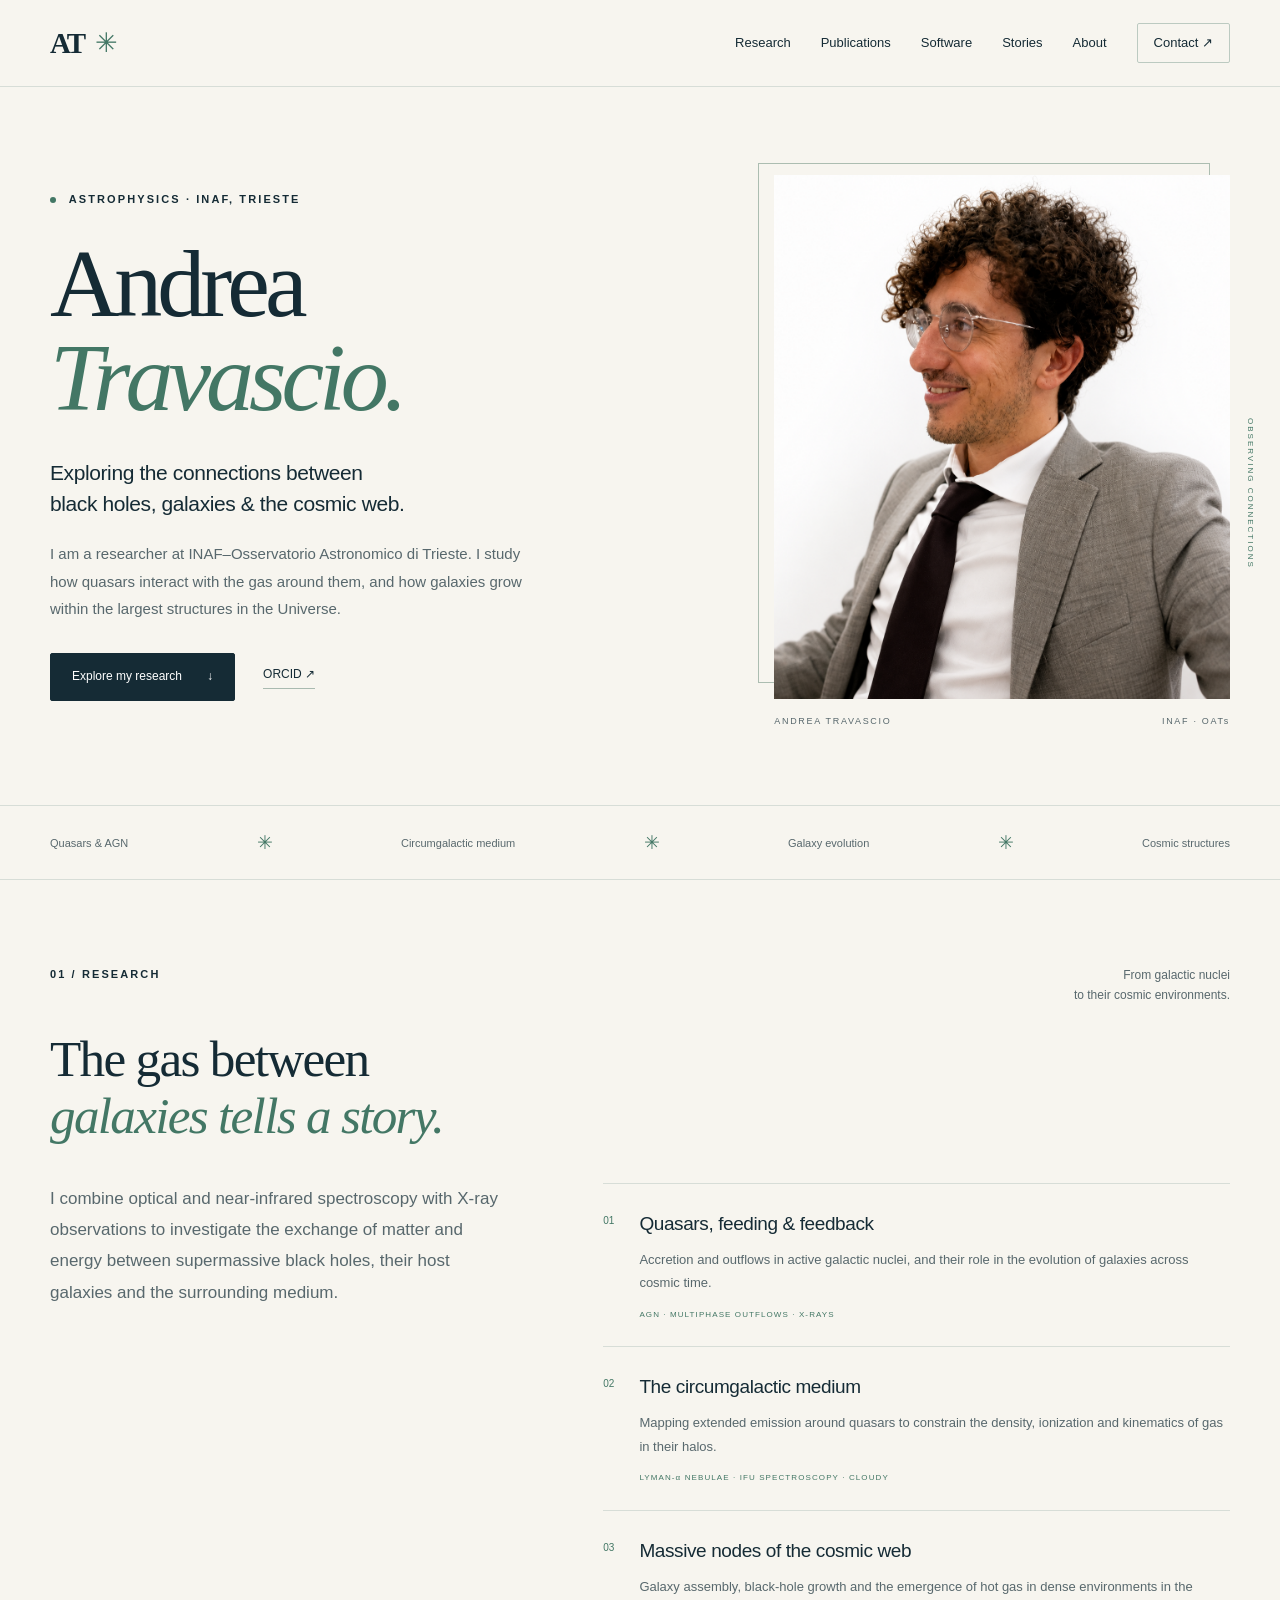
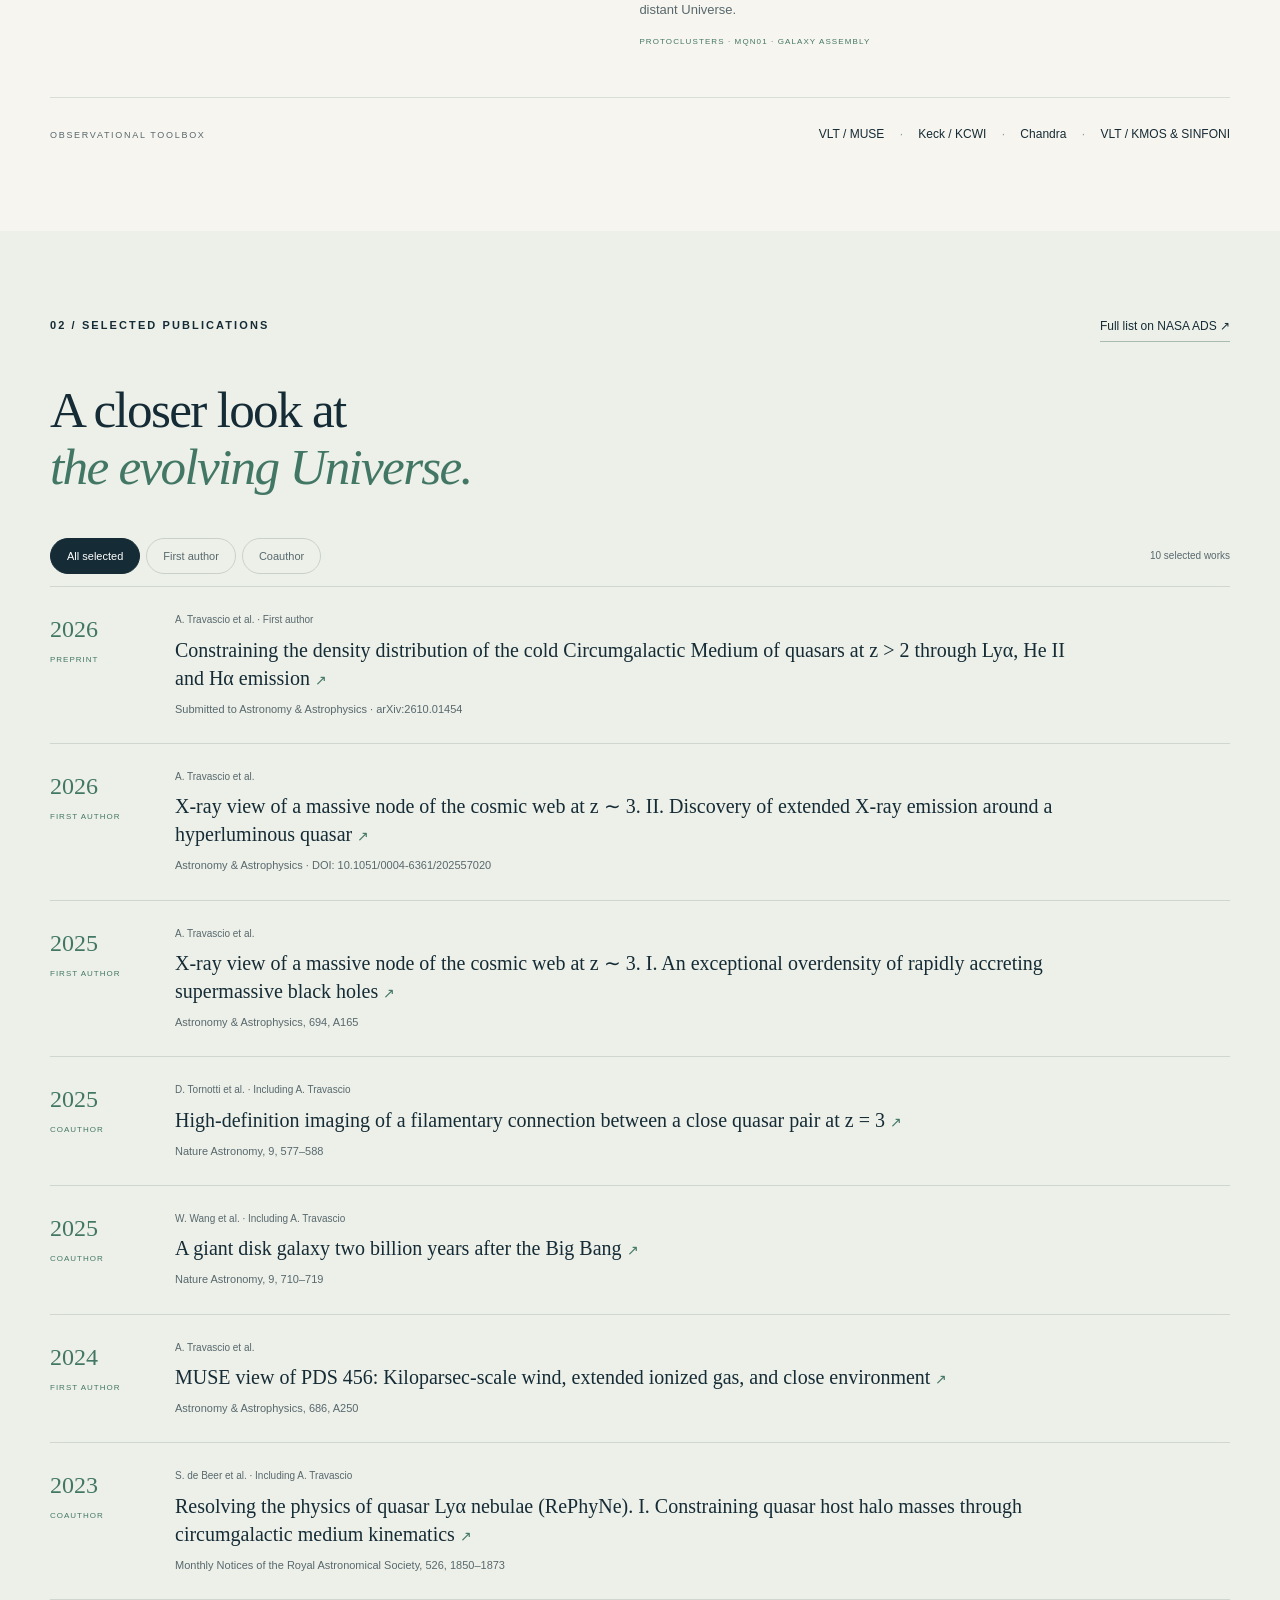
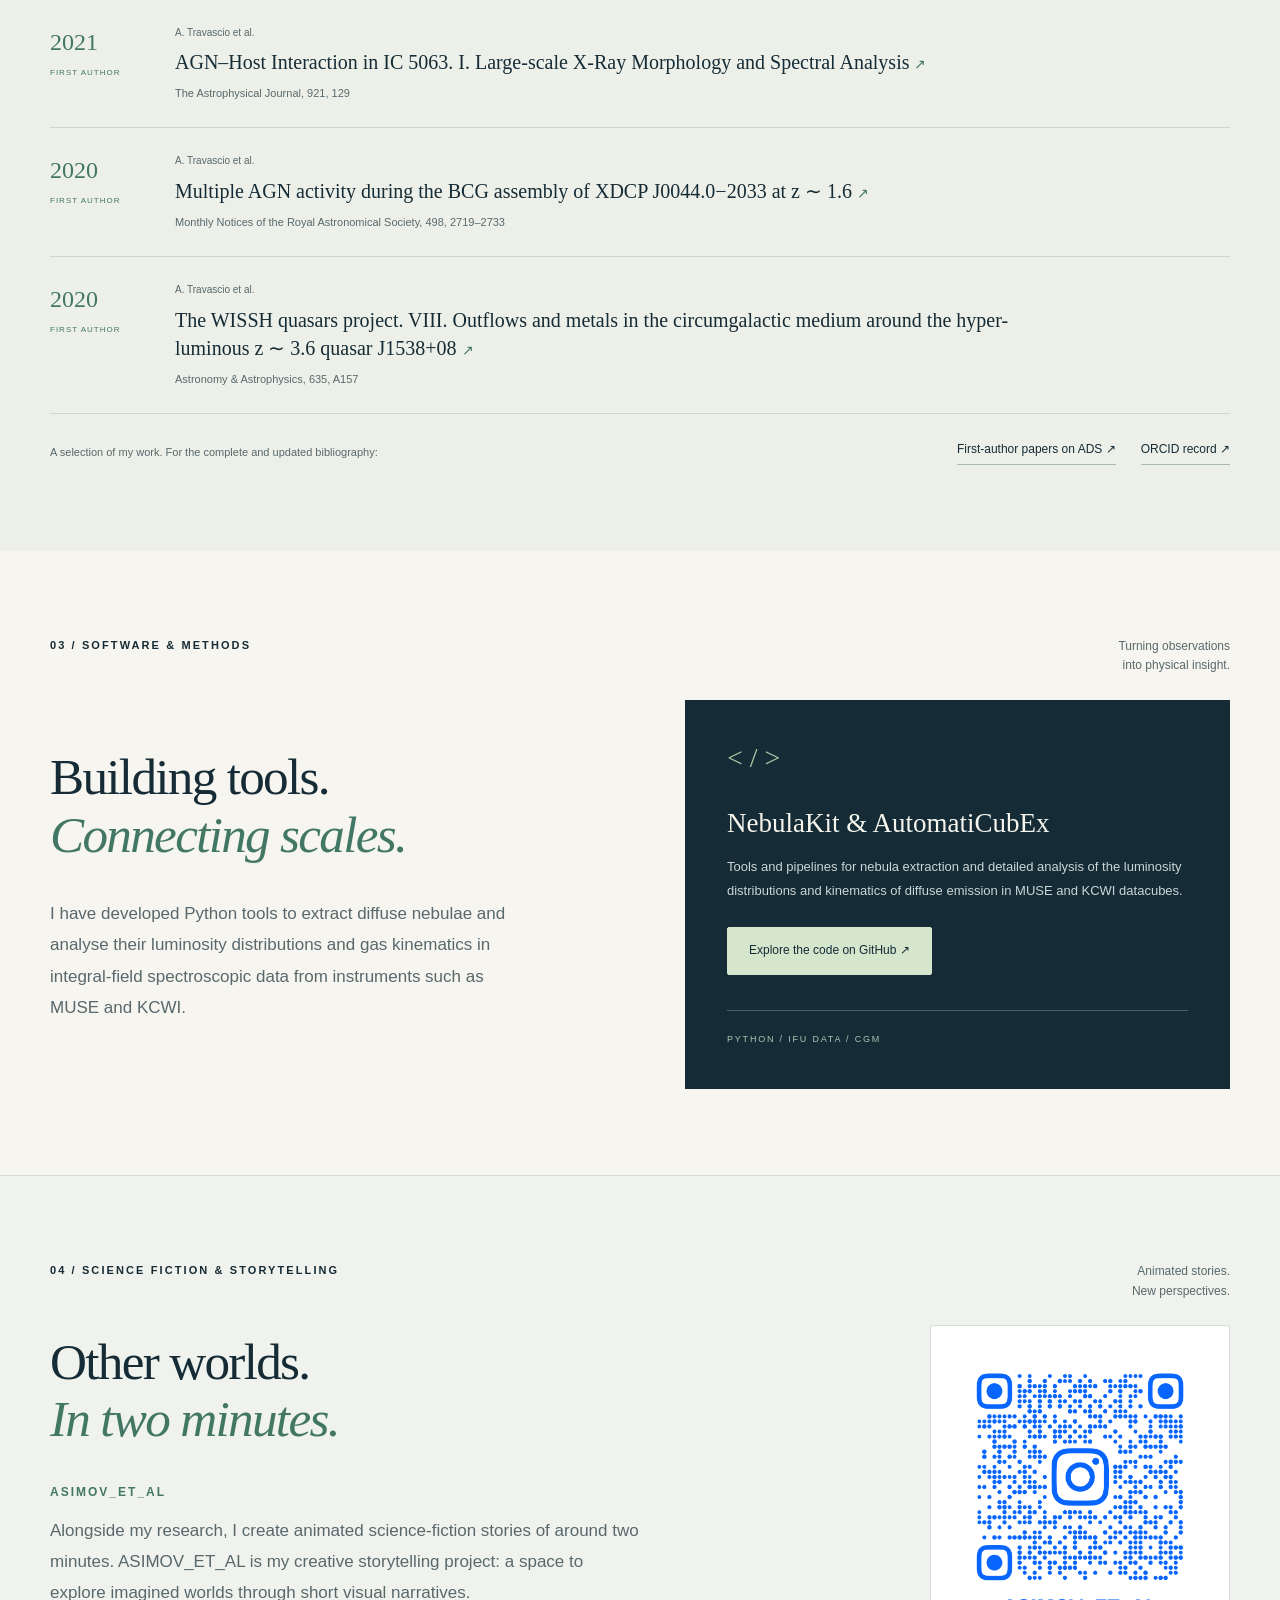
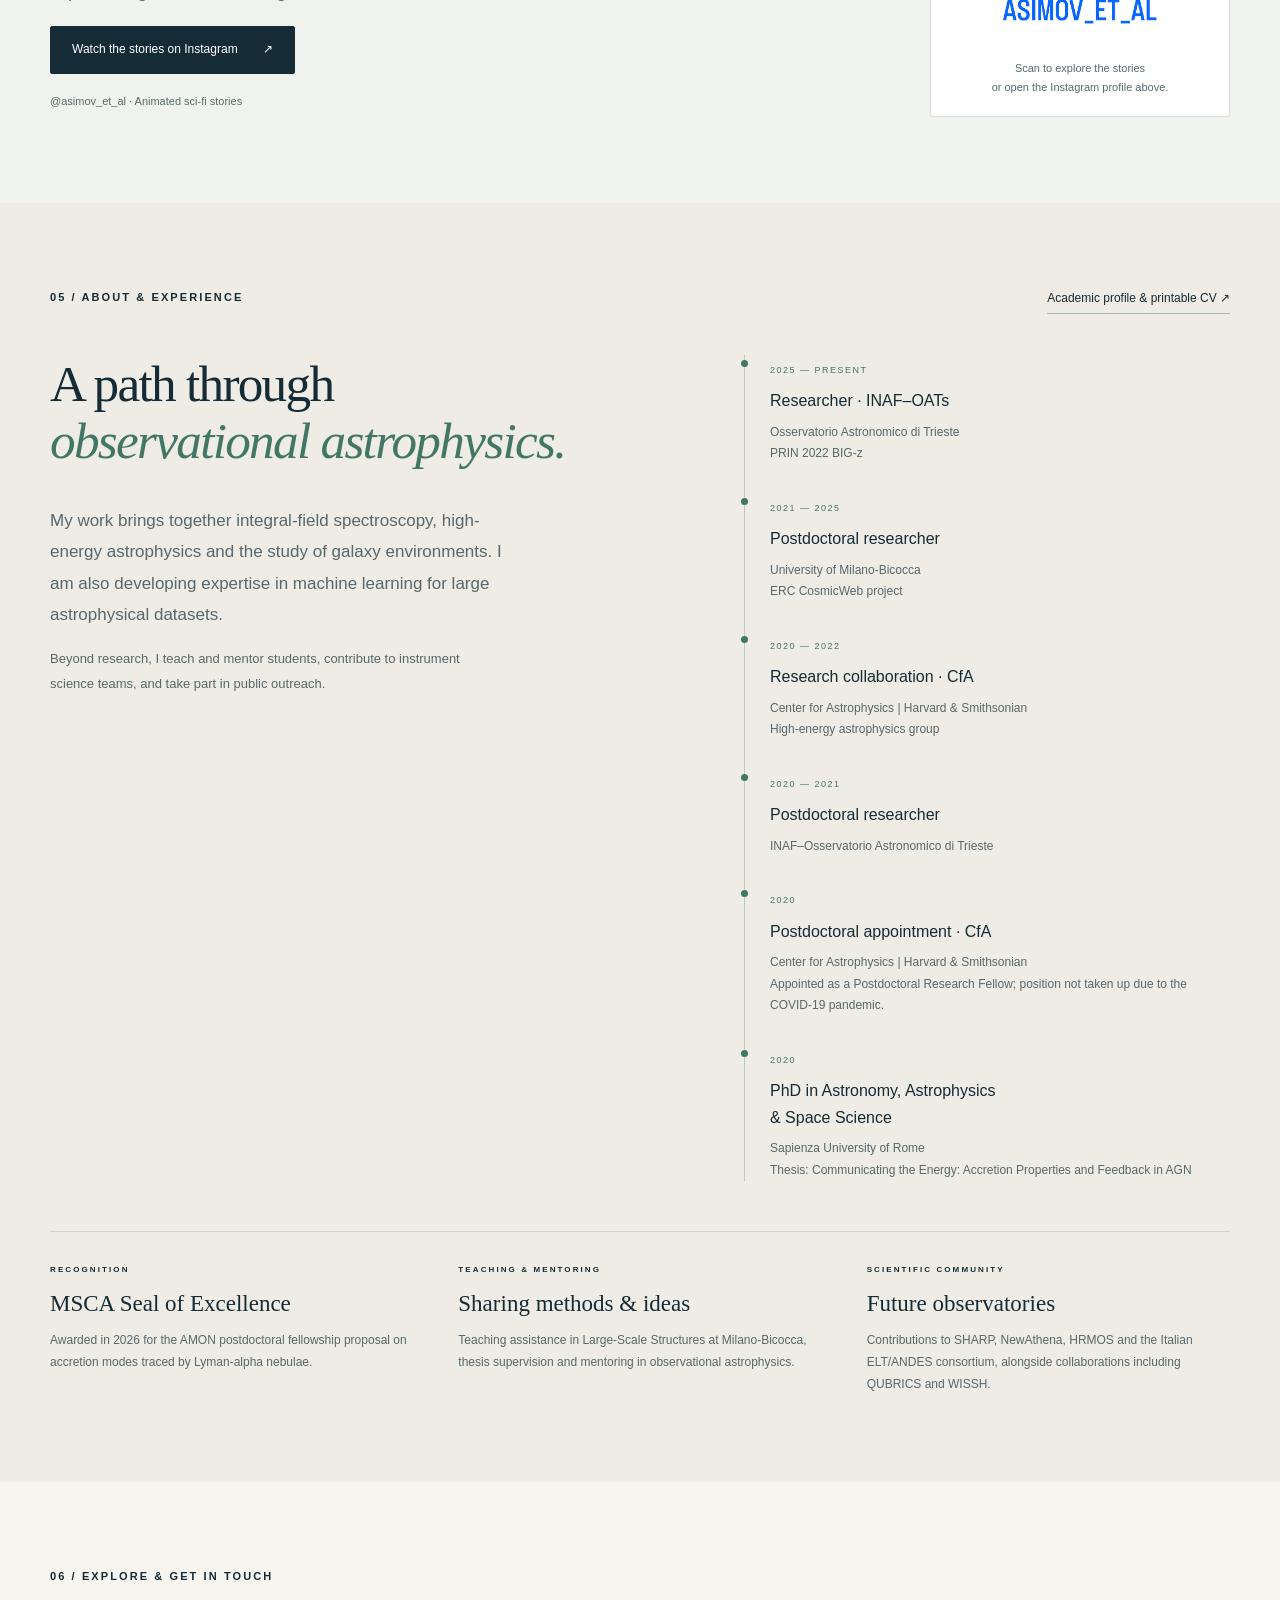
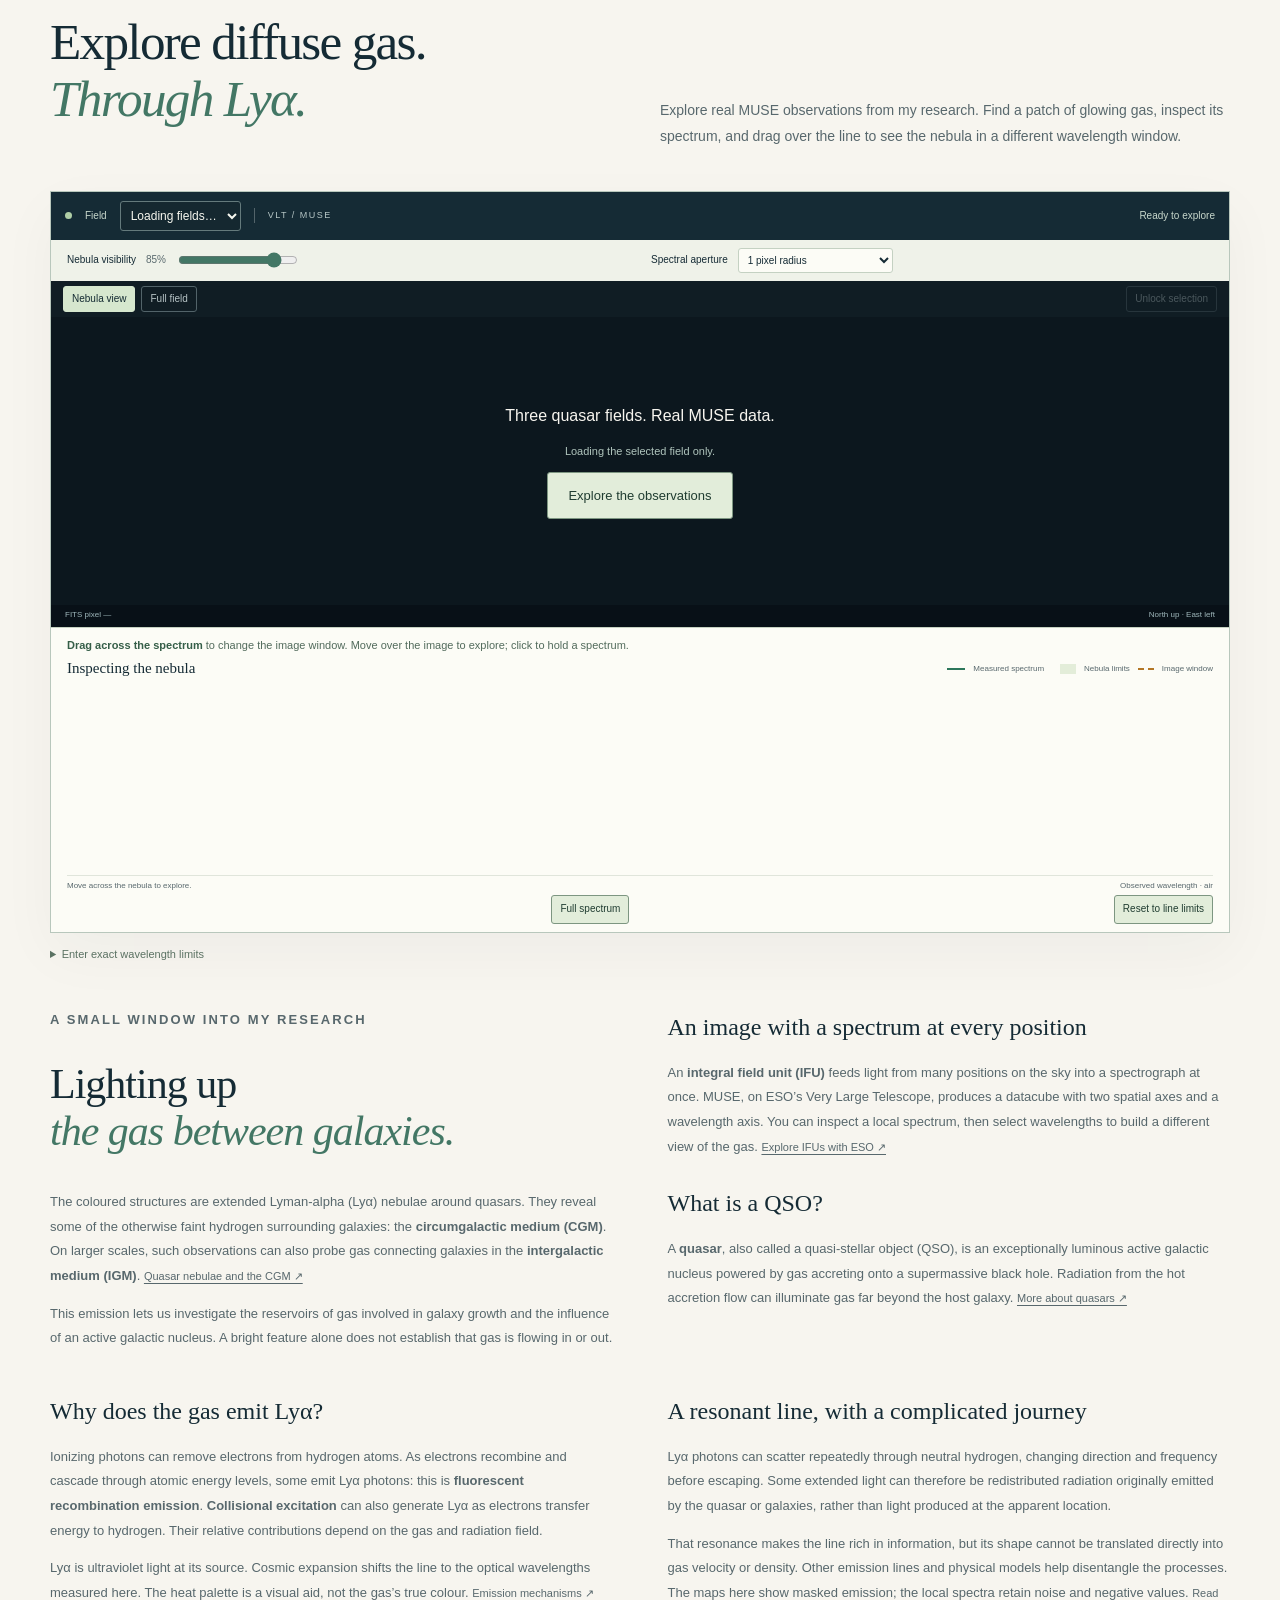
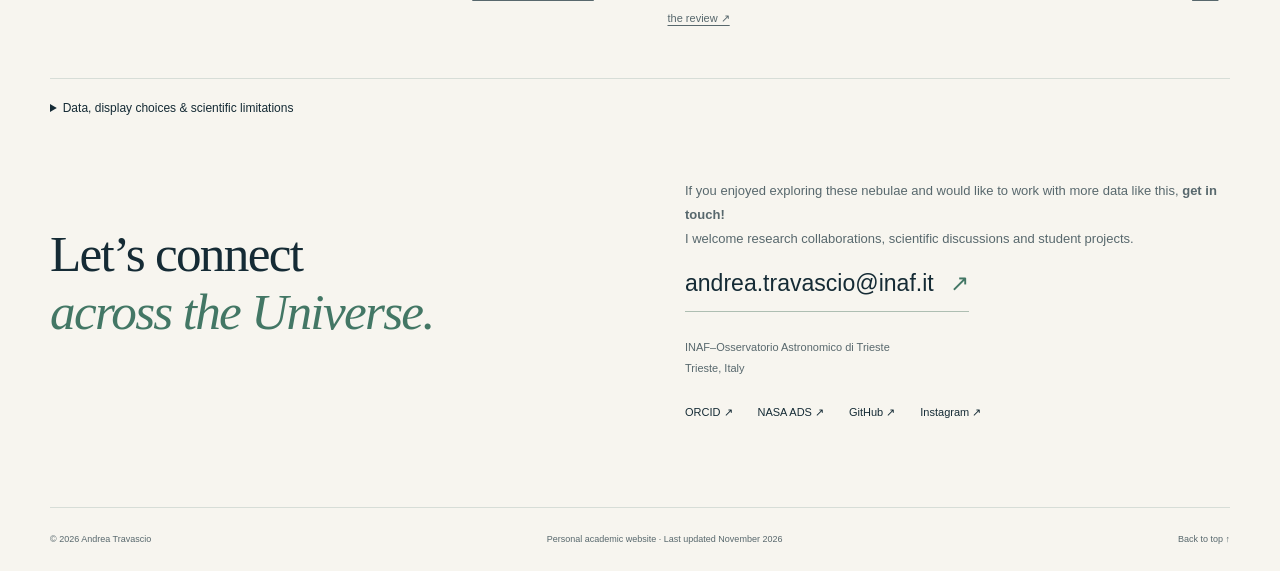
<file: index.html>
<!doctype html>
<html lang="en">
<head>
  <meta charset="utf-8">
  <meta name="viewport" content="width=device-width,initial-scale=1">
  <meta name="description" content="Andrea Travascio, astrophysics researcher at INAF–Osservatorio Astronomico di Trieste. Quasars, galaxy evolution and the circumgalactic medium.">
  <meta name="theme-color" content="#152b35">
  <title>Andrea Travascio · Astrophysics</title>
  <link rel="icon" href="assets/favicon.svg" type="image/svg+xml">
  <link rel="stylesheet" href="style.css?v=20261115-asimov">
<link rel="stylesheet" href="muse.css"></head>
<body>
<a class="skip" href="#main">Skip to content</a>
<header class="header"><div class="wrap header-inner">
  <a class="wordmark" href="#home" aria-label="Andrea Travascio home">AT<span class="mark">✳</span></a>
  <nav aria-label="Main navigation"><a href="#research">Research</a><a href="#publications">Publications</a><a href="#software">Software</a><a href="#stories">Stories</a><a href="#about">About</a><a class="nav-contact" href="#contact">Contact <span aria-hidden="true">↗</span></a></nav>
</div></header>
<main id="main">
<section class="hero wrap" id="home">
  <div class="hero-copy"><p class="eyebrow"><span class="dot"></span> ASTROPHYSICS · INAF, TRIESTE</p>
    <h1>Andrea<br><em>Travascio.</em></h1>
    <p class="hero-intro">Exploring the connections between<br class="desktop"> black holes, galaxies &amp; the cosmic web.</p>
    <p class="hero-bio">I am a researcher at INAF–Osservatorio Astronomico di Trieste. I study how quasars interact with the gas around them, and how galaxies grow within the largest structures in the Universe.</p>
    <div class="hero-links"><a class="button" href="#research">Explore my research <span aria-hidden="true">↓</span></a><a class="text-link" href="https://orcid.org/0000-0002-8863-888X">ORCID <span aria-hidden="true">↗</span></a></div>
  </div>
  <div class="portrait-area"><div class="portrait-frame"><img src="assets/andrea-travascio.png" alt="Andrea Travascio" width="1254" height="1254" fetchpriority="high"></div><div class="portrait-caption"><span>ANDREA TRAVASCIO</span><span>INAF · OATs</span></div><span class="orbit-label" aria-hidden="true">OBSERVING CONNECTIONS</span></div>
</section>
<div class="research-strip"><div class="wrap"><span>Quasars &amp; AGN</span><span aria-hidden="true">✳</span><span>Circumgalactic medium</span><span aria-hidden="true">✳</span><span>Galaxy evolution</span><span aria-hidden="true">✳</span><span>Cosmic structures</span></div></div>
<section class="section wrap" id="research">
  <div class="section-top"><p class="eyebrow">01 / RESEARCH</p><p class="section-aside">From galactic nuclei<br>to their cosmic environments.</p></div>
  <h2>The gas between<br><em>galaxies tells a story.</em></h2>
  <div class="research-layout"><p class="section-lead">I combine optical and near-infrared spectroscopy with X-ray observations to investigate the exchange of matter and energy between supermassive black holes, their host galaxies and the surrounding medium.</p>
    <div class="research-list">
      <article><span class="number">01</span><div><h3>Quasars, feeding &amp; feedback</h3><p>Accretion and outflows in active galactic nuclei, and their role in the evolution of galaxies across cosmic time.</p><p class="tags">AGN · MULTIPHASE OUTFLOWS · X-RAYS</p></div></article>
      <article><span class="number">02</span><div><h3>The circumgalactic medium</h3><p>Mapping extended emission around quasars to constrain the density, ionization and kinematics of gas in their halos.</p><p class="tags">LYMAN-α NEBULAE · IFU SPECTROSCOPY · CLOUDY</p></div></article>
      <article><span class="number">03</span><div><h3>Massive nodes of the cosmic web</h3><p>Galaxy assembly, black-hole growth and the emergence of hot gas in dense environments in the distant Universe.</p><p class="tags">PROTOCLUSTERS · MQN01 · GALAXY ASSEMBLY</p></div></article>
    </div>
  </div>
  <div class="instrument-line"><span>OBSERVATIONAL TOOLBOX</span><p>VLT / MUSE <b>·</b> Keck / KCWI <b>·</b> Chandra <b>·</b> VLT / KMOS &amp; SINFONI</p></div>
</section>
<section class="publications section" id="publications"><div class="wrap">
  <div class="section-top"><p class="eyebrow">02 / SELECTED PUBLICATIONS</p><a class="text-link" href="https://ui.adsabs.harvard.edu/search/q=author%3A%22Travascio%2C%20Andrea%22&amp;sort=date%20desc">Full list on NASA ADS ↗</a></div>
  <h2>A closer look at<br><em>the evolving Universe.</em></h2>
  <div class="pub-tools"><div class="filters" role="group" aria-label="Filter publications"><button class="active" data-filter="all" aria-pressed="true">All selected</button><button data-filter="first" aria-pressed="false">First author</button><button data-filter="coauthor" aria-pressed="false">Coauthor</button></div><span class="pub-count" aria-live="polite">10 selected works</span></div>
  <div class="pub-list">
    <article class="pub" data-type="first"><div class="pub-year">2026<span>PREPRINT</span></div><div><p class="pub-authors">A. Travascio et al. · First author</p><h3><a href="https://arxiv.org/abs/2610.01454">Constraining the density distribution of the cold Circumgalactic Medium of quasars at z &gt; 2 through Lyα, He II and Hα emission <span aria-hidden="true">↗</span></a></h3><p class="pub-venue">Submitted to Astronomy &amp; Astrophysics · arXiv:2610.01454</p></div></article>
    <article class="pub" data-type="first"><div class="pub-year">2026<span>FIRST AUTHOR</span></div><div><p class="pub-authors">A. Travascio et al.</p><h3><a href="https://doi.org/10.1051/0004-6361/202557020">X-ray view of a massive node of the cosmic web at z ∼ 3. II. Discovery of extended X-ray emission around a hyperluminous quasar <span aria-hidden="true">↗</span></a></h3><p class="pub-venue">Astronomy &amp; Astrophysics · DOI: 10.1051/0004-6361/202557020</p></div></article>
    <article class="pub" data-type="first"><div class="pub-year">2025<span>FIRST AUTHOR</span></div><div><p class="pub-authors">A. Travascio et al.</p><h3><a href="https://doi.org/10.1051/0004-6361/202452179">X-ray view of a massive node of the cosmic web at z ∼ 3. I. An exceptional overdensity of rapidly accreting supermassive black holes <span aria-hidden="true">↗</span></a></h3><p class="pub-venue">Astronomy &amp; Astrophysics, 694, A165</p></div></article>
    <article class="pub" data-type="coauthor"><div class="pub-year">2025<span>COAUTHOR</span></div><div><p class="pub-authors">D. Tornotti et al. · Including A. Travascio</p><h3><a href="https://doi.org/10.1038/s41550-024-02463-w">High-definition imaging of a filamentary connection between a close quasar pair at z = 3 <span aria-hidden="true">↗</span></a></h3><p class="pub-venue">Nature Astronomy, 9, 577–588</p></div></article>
    <article class="pub" data-type="coauthor"><div class="pub-year">2025<span>COAUTHOR</span></div><div><p class="pub-authors">W. Wang et al. · Including A. Travascio</p><h3><a href="https://doi.org/10.1038/s41550-025-02500-2">A giant disk galaxy two billion years after the Big Bang <span aria-hidden="true">↗</span></a></h3><p class="pub-venue">Nature Astronomy, 9, 710–719</p></div></article>
    <article class="pub" data-type="first"><div class="pub-year">2024<span>FIRST AUTHOR</span></div><div><p class="pub-authors">A. Travascio et al.</p><h3><a href="https://doi.org/10.1051/0004-6361/202449201">MUSE view of PDS 456: Kiloparsec-scale wind, extended ionized gas, and close environment <span aria-hidden="true">↗</span></a></h3><p class="pub-venue">Astronomy &amp; Astrophysics, 686, A250</p></div></article>
    <article class="pub" data-type="coauthor"><div class="pub-year">2023<span>COAUTHOR</span></div><div><p class="pub-authors">S. de Beer et al. · Including A. Travascio</p><h3><a href="https://doi.org/10.1093/mnras/stad2682">Resolving the physics of quasar Lyα nebulae (RePhyNe). I. Constraining quasar host halo masses through circumgalactic medium kinematics <span aria-hidden="true">↗</span></a></h3><p class="pub-venue">Monthly Notices of the Royal Astronomical Society, 526, 1850–1873</p></div></article>
    <article class="pub" data-type="first"><div class="pub-year">2021<span>FIRST AUTHOR</span></div><div><p class="pub-authors">A. Travascio et al.</p><h3><a href="https://doi.org/10.3847/1538-4357/ac18c7">AGN–Host Interaction in IC 5063. I. Large-scale X-Ray Morphology and Spectral Analysis <span aria-hidden="true">↗</span></a></h3><p class="pub-venue">The Astrophysical Journal, 921, 129</p></div></article>
    <article class="pub" data-type="first"><div class="pub-year">2020<span>FIRST AUTHOR</span></div><div><p class="pub-authors">A. Travascio et al.</p><h3><a href="https://doi.org/10.1093/mnras/staa2495">Multiple AGN activity during the BCG assembly of XDCP J0044.0−2033 at z ∼ 1.6 <span aria-hidden="true">↗</span></a></h3><p class="pub-venue">Monthly Notices of the Royal Astronomical Society, 498, 2719–2733</p></div></article>
    <article class="pub" data-type="first"><div class="pub-year">2020<span>FIRST AUTHOR</span></div><div><p class="pub-authors">A. Travascio et al.</p><h3><a href="https://doi.org/10.1051/0004-6361/201936197">The WISSH quasars project. VIII. Outflows and metals in the circumgalactic medium around the hyper-luminous z ∼ 3.6 quasar J1538+08 <span aria-hidden="true">↗</span></a></h3><p class="pub-venue">Astronomy &amp; Astrophysics, 635, A157</p></div></article>
  </div>
  <div class="pub-bottom"><p>A selection of my work. For the complete and updated bibliography:</p><a class="text-link" href="https://ui.adsabs.harvard.edu/search/q=first_author%3A%22Travascio%2C%20Andrea%22&amp;sort=date%20desc">First-author papers on ADS ↗</a><a class="text-link" href="https://orcid.org/0000-0002-8863-888X">ORCID record ↗</a></div>
</div></section>
<section class="section wrap" id="software"><div class="section-top"><p class="eyebrow">03 / SOFTWARE &amp; METHODS</p><p class="section-aside">Turning observations<br>into physical insight.</p></div><div class="software-layout"><div><h2>Building tools.<br><em>Connecting scales.</em></h2><p class="section-lead">I have developed Python tools to extract diffuse nebulae and analyse their luminosity distributions and gas kinematics in integral-field spectroscopic data from instruments such as MUSE and KCWI.</p></div><div class="software-panel"><div class="code-symbol" aria-hidden="true">&lt; / &gt;</div><h3>NebulaKit &amp; AutomatiCubEx</h3><p>Tools and pipelines for nebula extraction and detailed analysis of the luminosity distributions and kinematics of diffuse emission in MUSE and KCWI datacubes.</p><a class="button button-light" href="https://github.com/AndTrx/CGM-multiTransitions">Explore the code on GitHub ↗</a><div class="software-tags">PYTHON / IFU DATA / CGM</div></div></div></section>
<section class="stories section" id="stories" aria-labelledby="stories-title"><div class="wrap">
  <div class="section-top"><p class="eyebrow">04 / SCIENCE FICTION &amp; STORYTELLING</p><p class="section-aside">Animated stories.<br>New perspectives.</p></div>
  <div class="stories-layout"><div><h2 id="stories-title">Other worlds.<br><em>In two minutes.</em></h2><p class="stories-name">ASIMOV_ET_AL</p><p class="section-lead">Alongside my research, I create animated science-fiction stories of around two minutes. ASIMOV_ET_AL is my creative storytelling project: a space to explore imagined worlds through short visual narratives.</p><a class="button" href="https://www.instagram.com/asimov_et_al/">Watch the stories on Instagram <span aria-hidden="true">↗</span></a><p class="stories-handle">@asimov_et_al · Animated sci-fi stories</p></div>
  <figure class="stories-qr"><a href="https://www.instagram.com/asimov_et_al/" aria-label="Visit @asimov_et_al on Instagram"><img src="assets/asimov_et_al_qr.png" alt="Instagram QR code for @asimov_et_al" width="1782" height="2048" loading="lazy"></a><figcaption>Scan to explore the stories<br>or open the Instagram profile above.</figcaption></figure></div>
</div></section>
<section class="about section" id="about"><div class="wrap"><div class="section-top"><p class="eyebrow">05 / ABOUT &amp; EXPERIENCE</p><a class="text-link" href="cv.html">Academic profile &amp; printable CV ↗</a></div><div class="about-layout"><div><h2>A path through<br><em>observational astrophysics.</em></h2><p class="section-lead">My work brings together integral-field spectroscopy, high-energy astrophysics and the study of galaxy environments. I am also developing expertise in machine learning for large astrophysical datasets.</p><p class="about-note">Beyond research, I teach and mentor students, contribute to instrument science teams, and take part in public outreach.</p></div><div class="timeline"><article><span>2025 — PRESENT</span><h3>Researcher · INAF–OATs</h3><p>Osservatorio Astronomico di Trieste<br>PRIN 2022 BIG-z</p></article><article><span>2021 — 2025</span><h3>Postdoctoral researcher</h3><p>University of Milano-Bicocca<br>ERC CosmicWeb project</p></article><article><span>2020 — 2022</span><h3>Research collaboration · CfA</h3><p>Center for Astrophysics | Harvard &amp; Smithsonian<br>High-energy astrophysics group</p></article><article><span>2020 — 2021</span><h3>Postdoctoral researcher</h3><p>INAF–Osservatorio Astronomico di Trieste</p></article><article><span>2020</span><h3>Postdoctoral appointment · CfA</h3><p>Center for Astrophysics | Harvard &amp; Smithsonian<br>Appointed as a Postdoctoral Research Fellow; position not taken up due to the COVID-19 pandemic.</p></article><article><span>2020</span><h3>PhD in Astronomy, Astrophysics<br>&amp; Space Science</h3><p>Sapienza University of Rome<br>Thesis: Communicating the Energy: Accretion Properties and Feedback in AGN</p></article></div></div><div class="about-grid"><article><p class="eyebrow">RECOGNITION</p><h3>MSCA Seal of Excellence</h3><p>Awarded in 2026 for the AMON postdoctoral fellowship proposal on accretion modes traced by Lyman-alpha nebulae.</p></article><article><p class="eyebrow">TEACHING &amp; MENTORING</p><h3>Sharing methods &amp; ideas</h3><p>Teaching assistance in Large-Scale Structures at Milano-Bicocca, thesis supervision and mentoring in observational astrophysics.</p></article><article><p class="eyebrow">SCIENTIFIC COMMUNITY</p><h3>Future observatories</h3><p>Contributions to SHARP, NewAthena, HRMOS and the Italian ELT/ANDES consortium, alongside collaborations including QUBRICS and WISSH.</p></article></div></div></section>
<section class="contact section wrap" id="contact"><p class="eyebrow">06 / EXPLORE &amp; GET IN TOUCH</p><div class="contact-explore-intro"><h2>Explore diffuse gas.<br><em>Through Lyα.</em></h2><p>Explore real MUSE observations from my research. Find a patch of glowing gas, inspect its spectrum, and drag over the line to see the nebula in a different wavelength window.</p></div><section class="explorer" id="explorer" aria-label="Interactive MUSE observation" aria-busy="true"><div class="explorer-heading"><div><span class="obs-dot"></span><label class="observation-label" for="observation">Field</label><select id="observation" aria-label="Observation"><option>Loading fields…</option></select><span class="instrument">VLT / MUSE</span></div><span class="live-status" id="status" role="status">Loading observation…</span></div>
<div class="viewer-toolbar"><div class="control"><label for="opacity">Nebula visibility <output id="opacity-value">85%</output></label><input id="opacity" type="range" min="0" max="100" value="85"></div><div class="control"><label for="aperture">Spectral aperture</label><select id="aperture"><option value="0">Single spaxel</option><option value="1" selected>1 pixel radius</option><option value="2">2 pixel radius</option><option value="3">3 pixel radius</option><option value="4">4 pixel radius</option><option value="5">5 pixel radius</option><option value="6">6 pixel radius</option><option value="7">7 pixel radius</option><option value="8">8 pixel radius</option></select></div></div><div class="observation-top"><div class="field-column"><div class="field-tools"><div class="view-buttons" role="group" aria-label="Field of view"><button id="view-nebula" aria-pressed="true" class="selected">Nebula view</button><button id="view-field" aria-pressed="false">Full field</button></div><button id="release" disabled>Unlock selection</button></div><div class="image-stage"><canvas id="field" tabindex="0" role="img" aria-label="MUSE field of J1621 with the masked nebula overlaid. Move the pointer or tap on the coloured nebula. Arrow keys move the selection; Enter locks or unlocks it."></canvas><div id="loading" class="loading"><span>Preparing your view of J1621</span><small id="load-detail">Loading the selected field only.</small></div><div class="image-badge">IM field + masked nebula</div><div class="compass" aria-hidden="true">N ↑<br>E ←</div></div><div class="image-readout"><span id="position">FITS pixel —</span><span id="sky">North up · East left</span></div></div>
</div>
<div class="spectrum-panel"><p class="brush-instruction"><strong>Drag across the spectrum</strong> to change the image window. Move over the image to explore; click to hold a spectrum.</p><div class="spectrum-heading"><div><p class="eyebrow">LOCAL SPECTRUM / PSF &amp; CONTINUUM SUBTRACTED</p><h3 id="spectrum-title">Inspecting the nebula</h3></div><div class="spectrum-key"><span class="line-key"></span> Measured spectrum <span class="band-key"></span> Nebula limits <span class="window-key"></span> Image window</div></div><canvas id="spectrum" tabindex="0" role="img" aria-label="Local spectrum, with observed air wavelength in angstroms on the horizontal axis and summed signal in native data units on the vertical axis."></canvas><div class="spectrum-footer"><span id="spectrum-info">Move across the nebula to explore.</span><span id="spectral-cursor">Observed wavelength · air</span></div><div class="brush-tools"><p id="line-limits" class="line-limits"></p><button id="spectrum-view">Full spectrum</button><button id="reset-window">Reset to line limits</button></div><p id="window-info" role="status"></p></div></section>
<details class="numeric-window"><summary>Enter exact wavelength limits</summary><div class="spectral-controls"><div class="spectral-controls-title"><h3>Image wavelength window</h3></div><div class="range-controls"><label>From <input id="wave-min" type="number" aria-label="Minimum wavelength"> Å</label><label>To <input id="wave-max" type="number" aria-label="Maximum wavelength"> Å</label><button id="apply-window">Apply window</button></div><label class="range-label" for="channel-min">Lower channel</label><input id="channel-min" type="range" min="0" max="1" value="0"><label class="range-label" for="channel-max">Upper channel</label><input id="channel-max" type="range" min="0" max="1" value="1"><p class="window-help">Use these optional controls, or drag directly across the spectrum above. Only masked emission within this window is shown. The green band always marks the nebula’s full detected line extent.</p></div></details><section class="muse-explanation science-story" aria-label="Understanding quasar nebulae"><div><p class="eyebrow">A SMALL WINDOW INTO MY RESEARCH</p><h2>Lighting up<br><em>the gas between galaxies.</em></h2><p>The coloured structures are extended Lyman-alpha (Lyα) nebulae around quasars. They reveal some of the otherwise faint hydrogen surrounding galaxies: the <strong>circumgalactic medium (CGM)</strong>. On larger scales, such observations can also probe gas connecting galaxies in the <strong>intergalactic medium (IGM)</strong>. <a href="https://doi.org/10.1093/mnras/sty2827">Quasar nebulae and the CGM ↗</a></p><p>This emission lets us investigate the reservoirs of gas involved in galaxy growth and the influence of an active galactic nucleus. A bright feature alone does not establish that gas is flowing in or out.</p></div><div><h3>An image with a spectrum at every position</h3><p>An <strong>integral field unit (IFU)</strong> feeds light from many positions on the sky into a spectrograph at once. MUSE, on ESO’s Very Large Telescope, produces a datacube with two spatial axes and a wavelength axis. You can inspect a local spectrum, then select wavelengths to build a different view of the gas. <a href="https://www.eso.org/public/teles-instr/technology/ifu/">Explore IFUs with ESO ↗</a></p><h3>What is a QSO?</h3><p>A <strong>quasar</strong>, also called a quasi-stellar object (QSO), is an exceptionally luminous active galactic nucleus powered by gas accreting onto a supermassive black hole. Radiation from the hot accretion flow can illuminate gas far beyond the host galaxy. <a href="https://www.eso.org/public/news/eso2402/">More about quasars ↗</a></p></div><div><h3>Why does the gas emit Lyα?</h3><p>Ionizing photons can remove electrons from hydrogen atoms. As electrons recombine and cascade through atomic energy levels, some emit Lyα photons: this is <strong>fluorescent recombination emission</strong>. <strong>Collisional excitation</strong> can also generate Lyα as electrons transfer energy to hydrogen. Their relative contributions depend on the gas and radiation field.</p><p>Lyα is ultraviolet light at its source. Cosmic expansion shifts the line to the optical wavelengths measured here. The heat palette is a visual aid, not the gas’s true colour. <a href="https://ned.ipac.caltech.edu/level5/March17/Cantalupo/Cantalupo3.html">Emission mechanisms ↗</a></p></div><div><h3>A resonant line, with a complicated journey</h3><p>Lyα photons can scatter repeatedly through neutral hydrogen, changing direction and frequency before escaping. Some extended light can therefore be redistributed radiation originally emitted by the quasar or galaxies, rather than light produced at the apparent location.</p><p>That resonance makes the line rich in information, but its shape cannot be translated directly into gas velocity or density. Other emission lines and physical models help disentangle the processes. The maps here show masked emission; the local spectra retain noise and negative values. <a href="https://arxiv.org/abs/1612.00491">Read the review ↗</a></p></div></section><details class="data-notes"><summary>Data, display choices &amp; scientific limitations</summary><div><p><strong>Wavelength:</strong> original linear FITS AWAV axis (air wavelengths), 1.25 Å per channel. All channels of each supplied cutout are available. The green band and persistent numerical limits show the full spectral extent of object ID 1, independently of the selected image window. No systemic redshift or velocity zero point is assumed.</p><p><strong>Signal:</strong> original numerical data units. The input cube does not supply BUNIT, so no physical flux or surface-brightness units are asserted. Circular apertures include spaxels whose centres lie within the selected radius (0–8 pixels, or 0–1.6 arcsec); radius zero selects one spaxel. Apertures sum finite samples without spectral smoothing or normalization. No variance cube was supplied; the plot has no uncertainty estimates.</p><p><strong>Spatial coordinates:</strong> 0.2 arcsec per pixel, north up and east left. The image, cube and mask share the same spatial grid and WCS. Readouts use one-based FITS pixel coordinates. The sky coordinate refers to the central spaxel and is calculated from the FITS TAN projection.</p><p><strong>Display:</strong> the background and overlay use independent asinh stretches for visibility. The overlay uses a heat palette and mask-normalized Gaussian smoothing (σ = 1.2 pixels) for display. These affect only the images, not the plotted spectrum. Overlay transparency is zero outside the mask footprint. The colour overlay is not a calibrated surface-brightness map.</p><p><strong>Web data:</strong> the original FITS files are not uploaded. This preview uses a spatial crop padded for the largest aperture and all channels in each supplied cutout, stored as float32 without binning or rounding beyond the original float32 precision.</p><p id="source-files"></p><p>Prototype for review with Andrea Travascio. This display is an exploration tool, not a substitute for scientific measurements or noise/significance analysis.</p></div></details>
<div class="contact-layout"><h2>Let’s connect<br><em>across the Universe.</em></h2><div><p>If you enjoyed exploring these nebulae and would like to work with more data like this, <strong>get in touch!</strong><br>I welcome research collaborations, scientific discussions and student projects.</p><a class="email" href="mailto:andrea.travascio@inaf.it">andrea.travascio@inaf.it <span aria-hidden="true">↗</span></a><p class="affiliation">INAF–Osservatorio Astronomico di Trieste<br>Trieste, Italy</p><div class="contact-links"><a href="https://orcid.org/0000-0002-8863-888X">ORCID ↗</a><a href="https://ui.adsabs.harvard.edu/search/q=author%3A%22Travascio%2C%20Andrea%22&amp;sort=date%20desc">NASA ADS ↗</a><a href="https://github.com/AndTrx">GitHub ↗</a><a href="https://www.instagram.com/asimov_et_al/">Instagram ↗</a></div></div></div></section>
</main>
<footer class="wrap footer"><span>© 2026 Andrea Travascio</span><span>Personal academic website · Last updated November 2026</span><a href="#home">Back to top ↑</a></footer>
<script src="script.js"></script><script src="muse.js"></script>
<!-- Cloudflare Web Analytics --><script type="module" src="https://static.cloudflareinsights.com/beacon.min.js" data-cf-beacon='{"token":"c9a6d8e18cb2408ba437f8adadf4da12"}'></script><!-- End Cloudflare Web Analytics -->
</body>
</html>
</file>
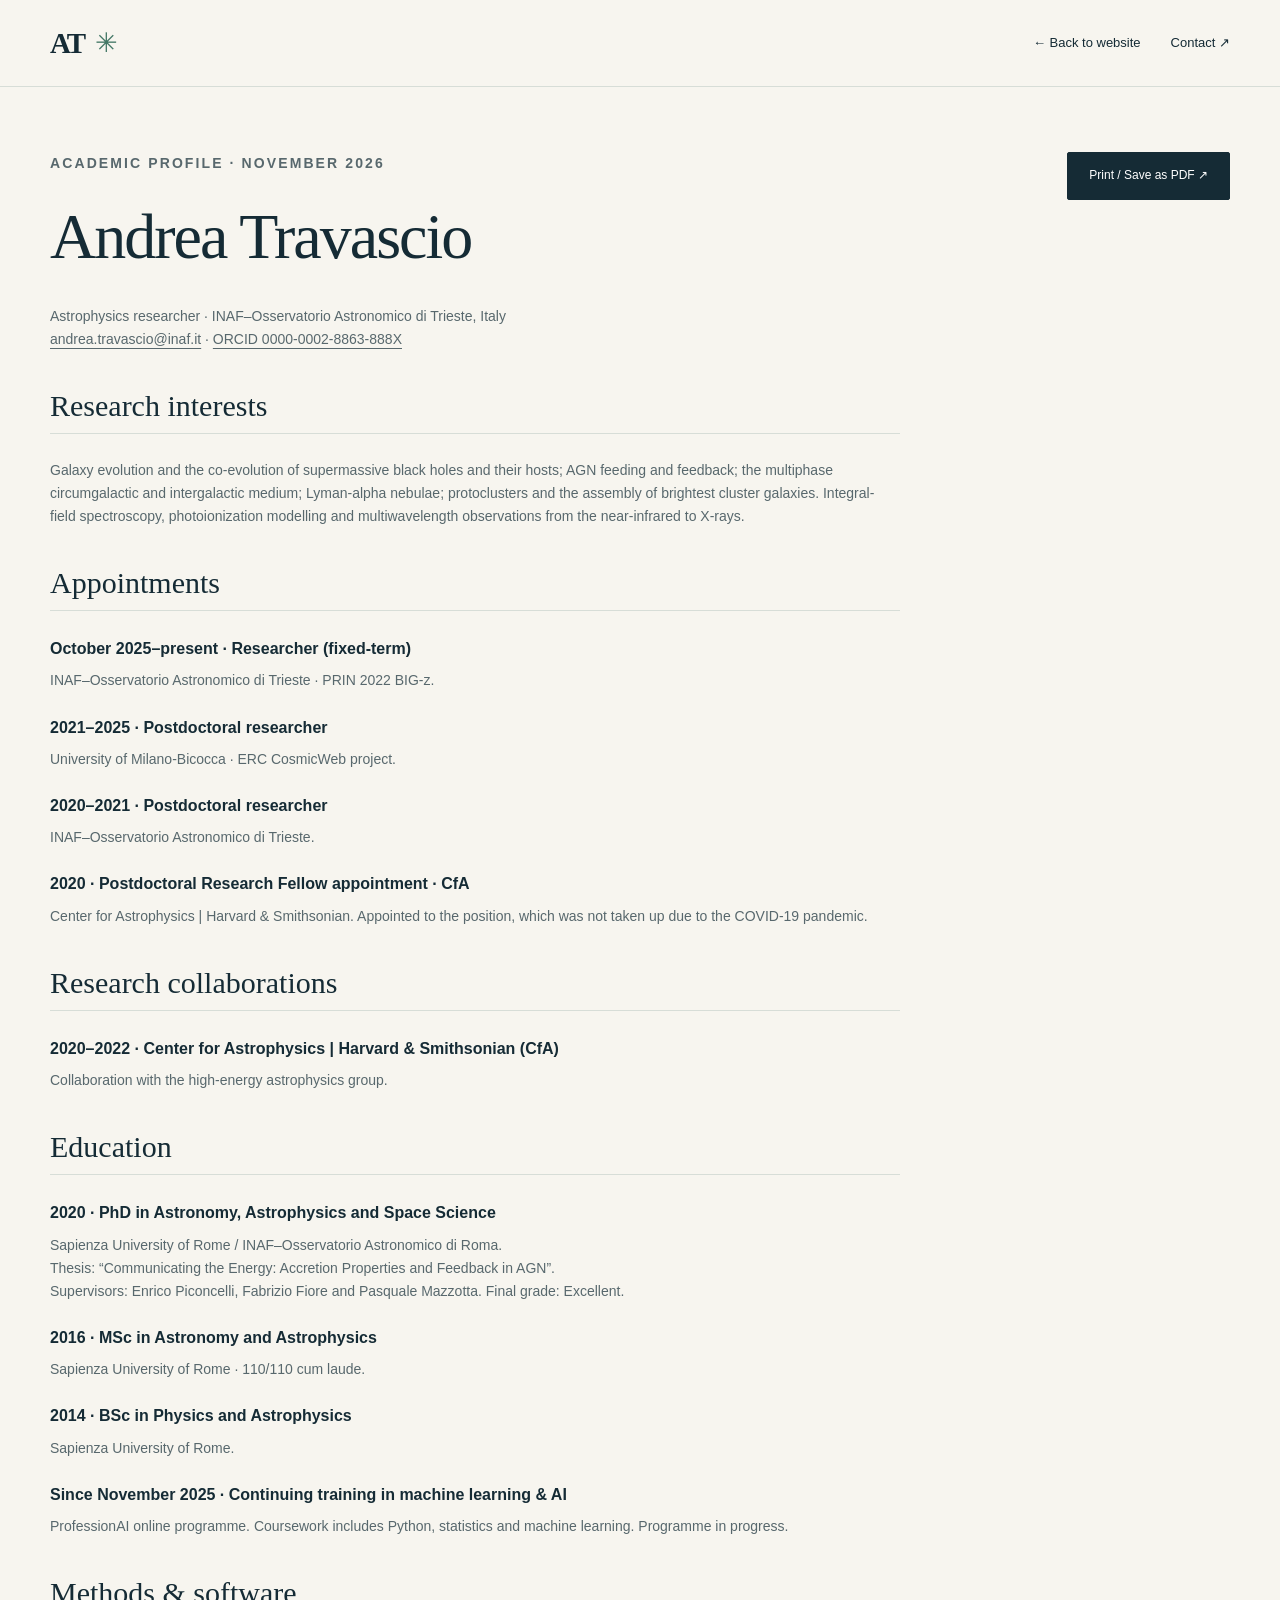
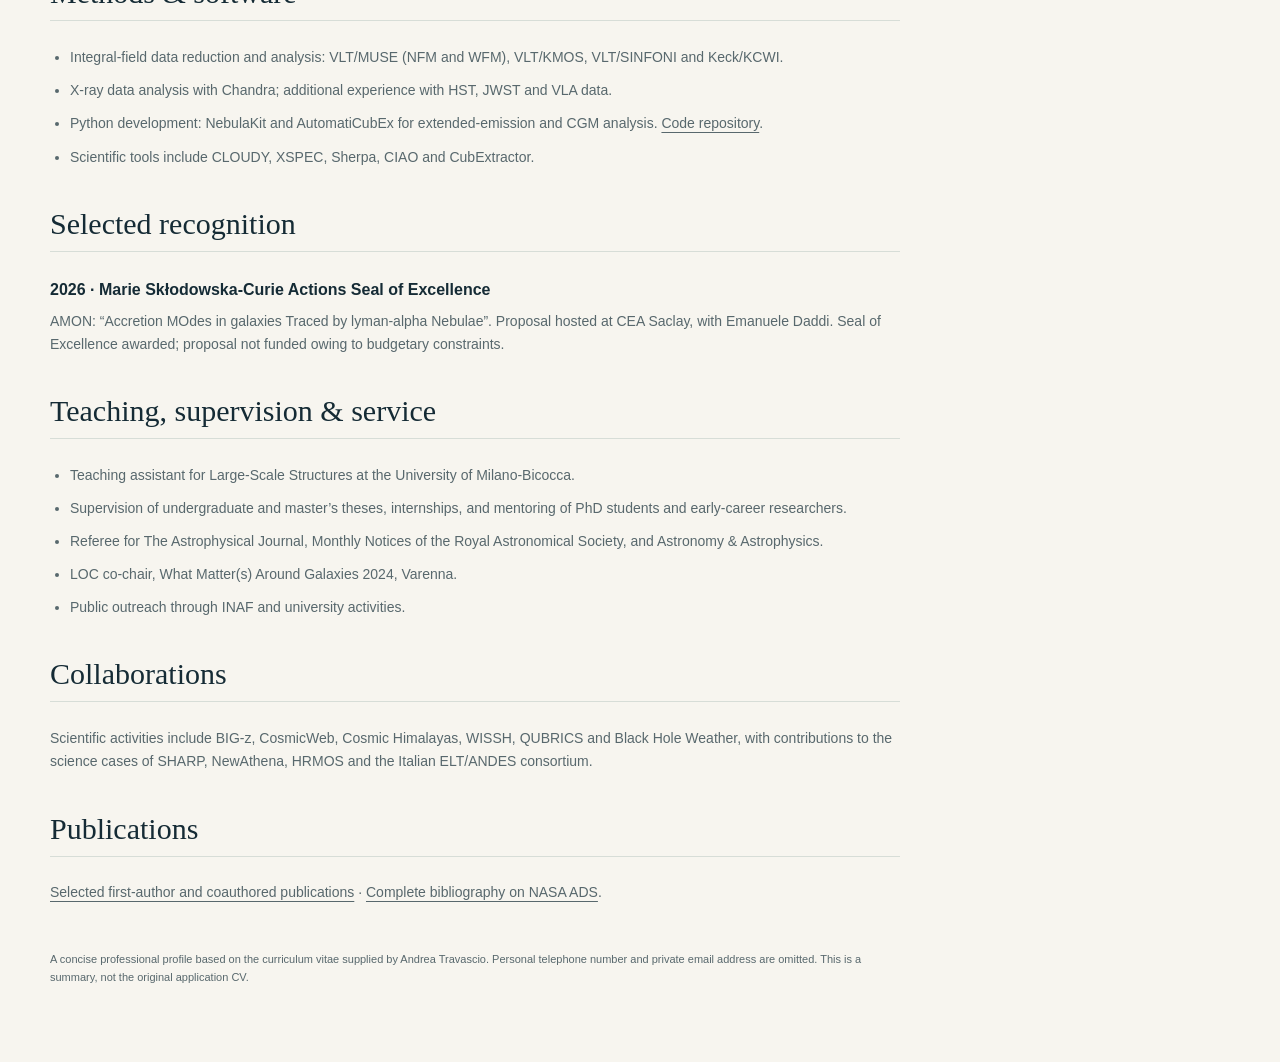
<file: cv.html>
<!doctype html>
<html lang="en"><head><meta charset="utf-8"><meta name="viewport" content="width=device-width,initial-scale=1"><meta name="description" content="Andrea Travascio — academic profile and selected curriculum vitae."><title>Academic profile · Andrea Travascio</title><link rel="stylesheet" href="style.css"><link rel="icon" href="assets/favicon.svg" type="image/svg+xml"></head>
<body><header class="header"><div class="wrap header-inner"><a class="wordmark" href="index.html" aria-label="Andrea Travascio home">AT<span class="mark">✳</span></a><nav aria-label="Main navigation"><a href="index.html">← Back to website</a><a href="mailto:andrea.travascio@inaf.it">Contact ↗</a></nav></div></header>
<main class="wrap cv-page"><button class="button print-button" onclick="window.print()">Print / Save as PDF ↗</button><p class="eyebrow">ACADEMIC PROFILE · NOVEMBER 2026</p><h1>Andrea Travascio</h1><p>Astrophysics researcher · INAF–Osservatorio Astronomico di Trieste, Italy<br><a href="mailto:andrea.travascio@inaf.it">andrea.travascio@inaf.it</a> · <a href="https://orcid.org/0000-0002-8863-888X">ORCID 0000-0002-8863-888X</a></p>
<div class="cv-section"><h2>Research interests</h2><p>Galaxy evolution and the co-evolution of supermassive black holes and their hosts; AGN feeding and feedback; the multiphase circumgalactic and intergalactic medium; Lyman-alpha nebulae; protoclusters and the assembly of brightest cluster galaxies. Integral-field spectroscopy, photoionization modelling and multiwavelength observations from the near-infrared to X-rays.</p>
<h2>Appointments</h2><div class="cv-entry"><h3>October 2025–present · Researcher (fixed-term)</h3><p>INAF–Osservatorio Astronomico di Trieste · PRIN 2022 BIG-z.</p></div><div class="cv-entry"><h3>2021–2025 · Postdoctoral researcher</h3><p>University of Milano-Bicocca · ERC CosmicWeb project.</p></div><div class="cv-entry"><h3>2020–2021 · Postdoctoral researcher</h3><p>INAF–Osservatorio Astronomico di Trieste.</p></div>
<div class="cv-entry"><h3>2020 · Postdoctoral Research Fellow appointment · CfA</h3><p>Center for Astrophysics | Harvard &amp; Smithsonian. Appointed to the position, which was not taken up due to the COVID-19 pandemic.</p></div><h2>Research collaborations</h2><div class="cv-entry"><h3>2020–2022 · Center for Astrophysics | Harvard &amp; Smithsonian (CfA)</h3><p>Collaboration with the high-energy astrophysics group.</p></div><h2>Education</h2><div class="cv-entry"><h3>2020 · PhD in Astronomy, Astrophysics and Space Science</h3><p>Sapienza University of Rome / INAF–Osservatorio Astronomico di Roma.<br>Thesis: “Communicating the Energy: Accretion Properties and Feedback in AGN”.<br>Supervisors: Enrico Piconcelli, Fabrizio Fiore and Pasquale Mazzotta. Final grade: Excellent.</p></div><div class="cv-entry"><h3>2016 · MSc in Astronomy and Astrophysics</h3><p>Sapienza University of Rome · 110/110 cum laude.</p></div><div class="cv-entry"><h3>2014 · BSc in Physics and Astrophysics</h3><p>Sapienza University of Rome.</p></div><div class="cv-entry"><h3>Since November 2025 · Continuing training in machine learning &amp; AI</h3><p>ProfessionAI online programme. Coursework includes Python, statistics and machine learning. Programme in progress.</p></div>
<h2>Methods &amp; software</h2><ul><li>Integral-field data reduction and analysis: VLT/MUSE (NFM and WFM), VLT/KMOS, VLT/SINFONI and Keck/KCWI.</li><li>X-ray data analysis with Chandra; additional experience with HST, JWST and VLA data.</li><li>Python development: NebulaKit and AutomatiCubEx for extended-emission and CGM analysis. <a href="https://github.com/AndTrx/CGM-multiTransitions">Code repository</a>.</li><li>Scientific tools include CLOUDY, XSPEC, Sherpa, CIAO and CubExtractor.</li></ul>
<h2>Selected recognition</h2><div class="cv-entry"><h3>2026 · Marie Skłodowska-Curie Actions Seal of Excellence</h3><p>AMON: “Accretion MOdes in galaxies Traced by lyman-alpha Nebulae”. Proposal hosted at CEA Saclay, with Emanuele Daddi. Seal of Excellence awarded; proposal not funded owing to budgetary constraints.</p></div>
<h2>Teaching, supervision &amp; service</h2><ul><li>Teaching assistant for Large-Scale Structures at the University of Milano-Bicocca.</li><li>Supervision of undergraduate and master’s theses, internships, and mentoring of PhD students and early-career researchers.</li><li>Referee for The Astrophysical Journal, Monthly Notices of the Royal Astronomical Society, and Astronomy &amp; Astrophysics.</li><li>LOC co-chair, What Matter(s) Around Galaxies 2024, Varenna.</li><li>Public outreach through INAF and university activities.</li></ul>
<h2>Collaborations</h2><p>Scientific activities include BIG-z, CosmicWeb, Cosmic Himalayas, WISSH, QUBRICS and Black Hole Weather, with contributions to the science cases of SHARP, NewAthena, HRMOS and the Italian ELT/ANDES consortium.</p>
<h2>Publications</h2><p><a href="index.html#publications">Selected first-author and coauthored publications</a> · <a href="https://ui.adsabs.harvard.edu/search/q=author%3A%22Travascio%2C%20Andrea%22&amp;sort=date%20desc">Complete bibliography on NASA ADS</a>.</p><p class="cv-note">A concise professional profile based on the curriculum vitae supplied by Andrea Travascio. Personal telephone number and private email address are omitted. This is a summary, not the original application CV.</p></div></main><!-- Cloudflare Web Analytics --><script type="module" src="https://static.cloudflareinsights.com/beacon.min.js" data-cf-beacon='{"token":"c9a6d8e18cb2408ba437f8adadf4da12"}'></script><!-- End Cloudflare Web Analytics -->
</body></html>
</file>
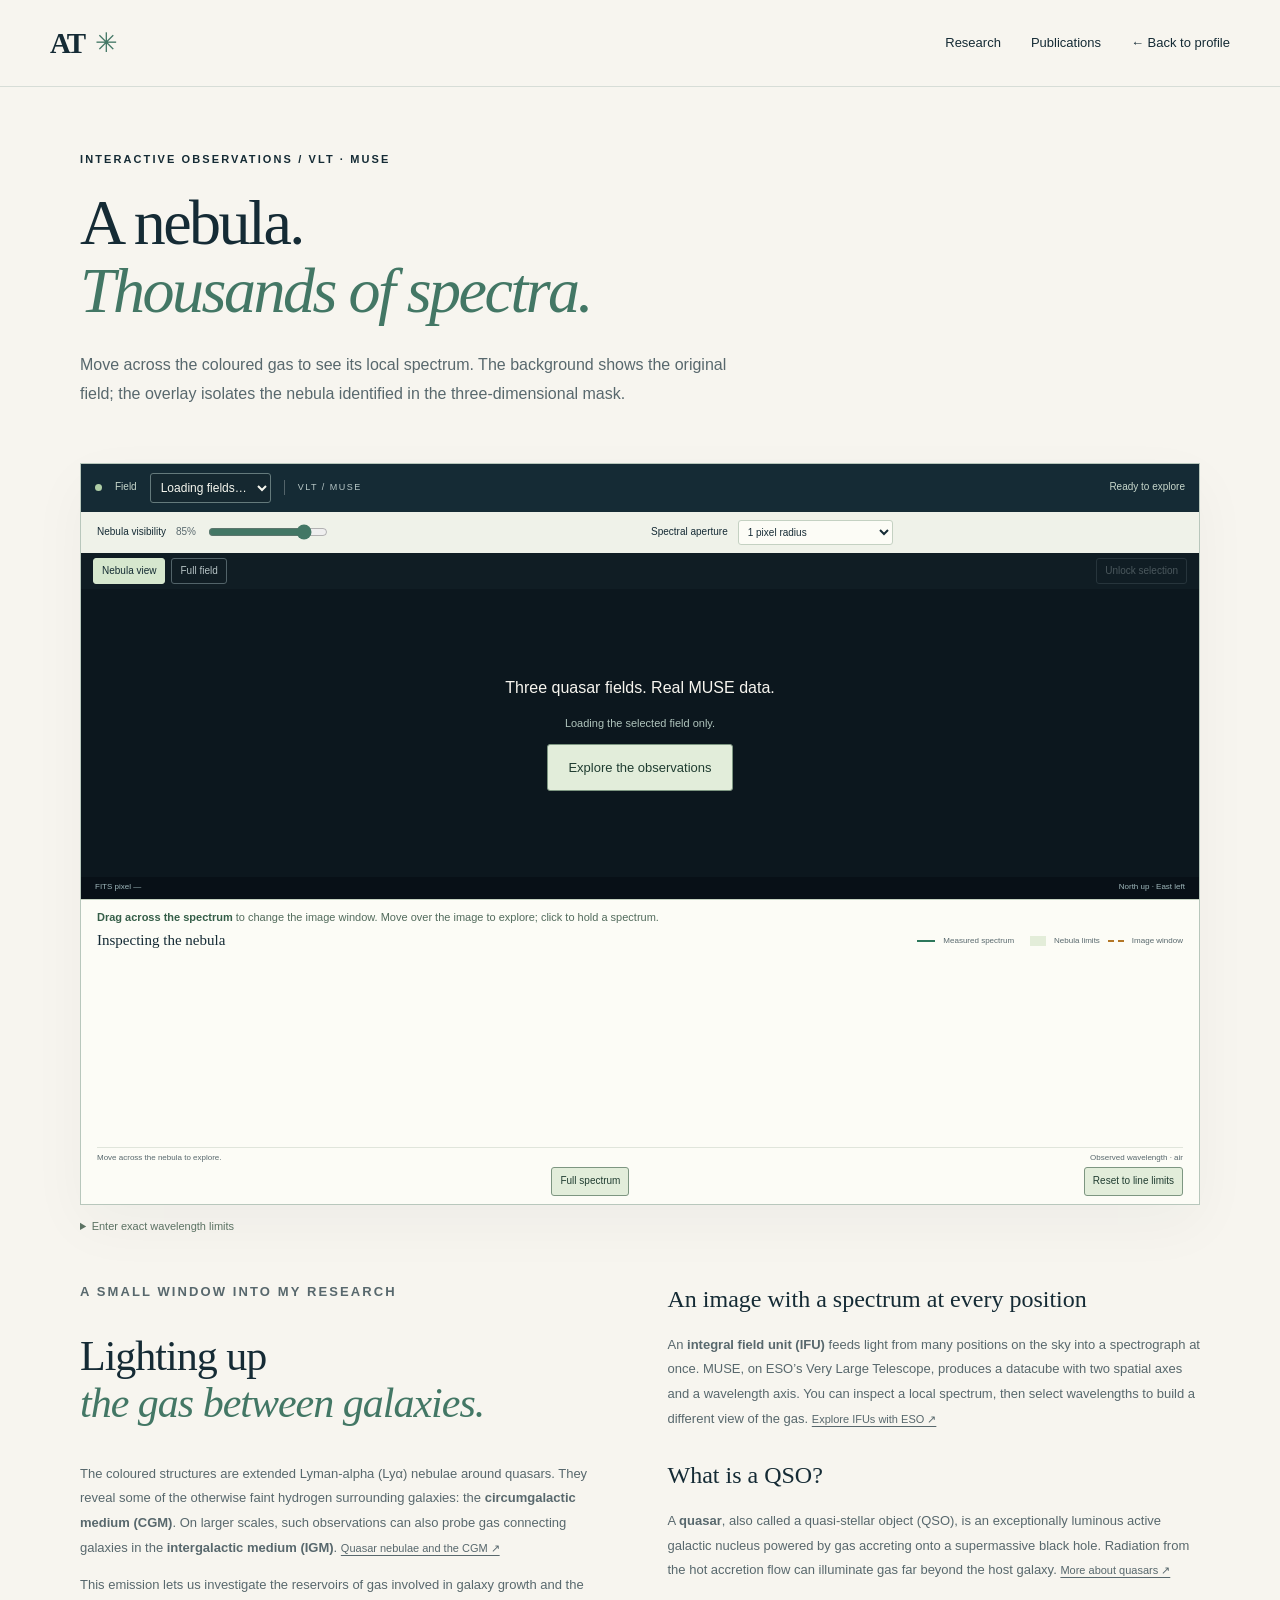
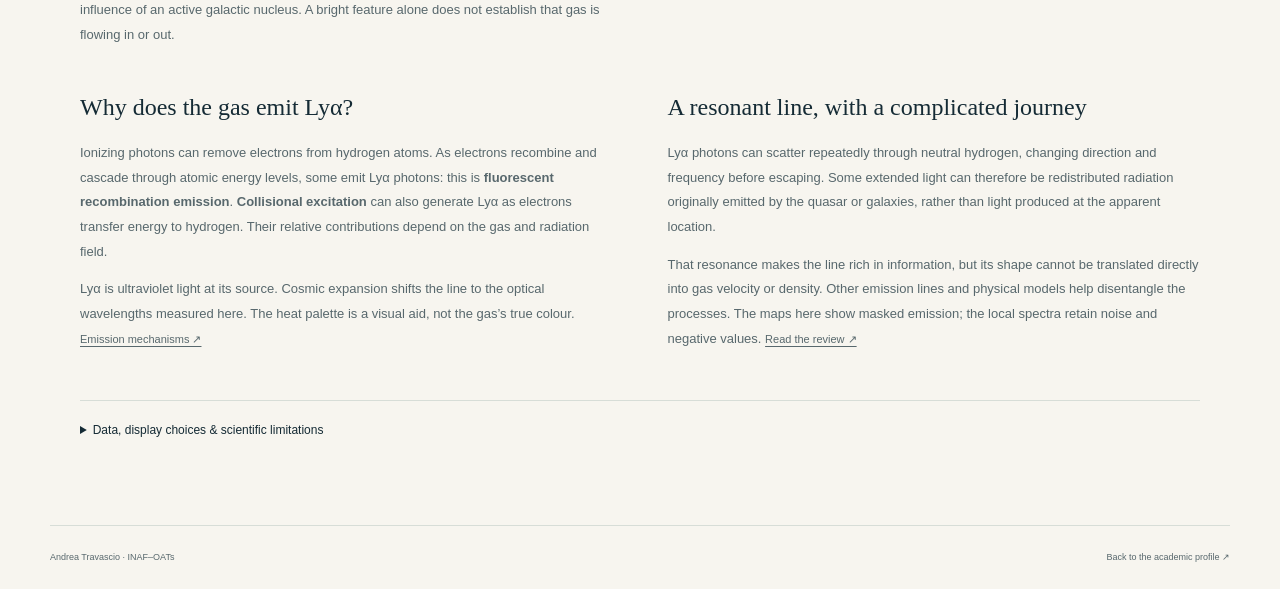
<file: muse.html>
<!doctype html>
<html lang="en"><head><meta charset="utf-8"><meta name="viewport" content="width=device-width,initial-scale=1"><title>Explore a MUSE nebula · Andrea Travascio</title><meta name="description" content="Explore real MUSE observations of J1621: move across a Lyman-alpha nebula to reveal its local spectrum."><link rel="icon" href="assets/favicon.svg" type="image/svg+xml"><link rel="stylesheet" href="style.css"><link rel="stylesheet" href="muse.css"></head>
<body><a class="skip" href="#explorer">Skip to the interactive observation</a><header class="header"><div class="wrap header-inner"><a class="wordmark" href="index.html" aria-label="Andrea Travascio home">AT<span class="mark">✳</span></a><nav aria-label="Main navigation"><a href="index.html#research">Research</a><a href="index.html#publications">Publications</a><a href="index.html">← Back to profile</a></nav></div></header>
<main class="muse-wrap"><section class="muse-intro"><p class="eyebrow">INTERACTIVE OBSERVATIONS / VLT · MUSE</p><h1>A nebula.<br><em>Thousands of spectra.</em></h1><p>Move across the coloured gas to see its local spectrum. The background shows the original field; the overlay isolates the nebula identified in the three-dimensional mask.</p></section>
<section class="explorer" id="explorer" aria-label="Interactive MUSE observation" aria-busy="true"><div class="explorer-heading"><div><span class="obs-dot"></span><label class="observation-label" for="observation">Field</label><select id="observation" aria-label="Observation"><option>Loading fields…</option></select><span class="instrument">VLT / MUSE</span></div><span class="live-status" id="status" role="status">Loading observation…</span></div>
<div class="viewer-toolbar"><div class="control"><label for="opacity">Nebula visibility <output id="opacity-value">85%</output></label><input id="opacity" type="range" min="0" max="100" value="85"></div><div class="control"><label for="aperture">Spectral aperture</label><select id="aperture"><option value="0">Single spaxel</option><option value="1" selected>1 pixel radius</option><option value="2">2 pixel radius</option><option value="3">3 pixel radius</option><option value="4">4 pixel radius</option><option value="5">5 pixel radius</option><option value="6">6 pixel radius</option><option value="7">7 pixel radius</option><option value="8">8 pixel radius</option></select></div></div><div class="observation-top"><div class="field-column"><div class="field-tools"><div class="view-buttons" role="group" aria-label="Field of view"><button id="view-nebula" aria-pressed="true" class="selected">Nebula view</button><button id="view-field" aria-pressed="false">Full field</button></div><button id="release" disabled>Unlock selection</button></div><div class="image-stage"><canvas id="field" tabindex="0" role="img" aria-label="MUSE field of J1621 with the masked nebula overlaid. Move the pointer or tap on the coloured nebula. Arrow keys move the selection; Enter locks or unlocks it."></canvas><div id="loading" class="loading"><span>Preparing your view of J1621</span><small id="load-detail">Loading the selected field only.</small></div><div class="image-badge">IM field + masked nebula</div><div class="compass" aria-hidden="true">N ↑<br>E ←</div></div><div class="image-readout"><span id="position">FITS pixel —</span><span id="sky">North up · East left</span></div></div>
</div>
<div class="spectrum-panel"><p class="brush-instruction"><strong>Drag across the spectrum</strong> to change the image window. Move over the image to explore; click to hold a spectrum.</p><div class="spectrum-heading"><div><p class="eyebrow">LOCAL SPECTRUM / PSF &amp; CONTINUUM SUBTRACTED</p><h3 id="spectrum-title">Inspecting the nebula</h3></div><div class="spectrum-key"><span class="line-key"></span> Measured spectrum <span class="band-key"></span> Nebula limits <span class="window-key"></span> Image window</div></div><canvas id="spectrum" tabindex="0" role="img" aria-label="Local spectrum, with observed air wavelength in angstroms on the horizontal axis and summed signal in native data units on the vertical axis."></canvas><div class="spectrum-footer"><span id="spectrum-info">Move across the nebula to explore.</span><span id="spectral-cursor">Observed wavelength · air</span></div><div class="brush-tools"><p id="line-limits" class="line-limits"></p><button id="spectrum-view">Full spectrum</button><button id="reset-window">Reset to line limits</button></div><p id="window-info" role="status"></p></div></section>
<details class="numeric-window"><summary>Enter exact wavelength limits</summary><div class="spectral-controls"><div class="spectral-controls-title"><h3>Image wavelength window</h3></div><div class="range-controls"><label>From <input id="wave-min" type="number" aria-label="Minimum wavelength"> Å</label><label>To <input id="wave-max" type="number" aria-label="Maximum wavelength"> Å</label><button id="apply-window">Apply window</button></div><label class="range-label" for="channel-min">Lower channel</label><input id="channel-min" type="range" min="0" max="1" value="0"><label class="range-label" for="channel-max">Upper channel</label><input id="channel-max" type="range" min="0" max="1" value="1"><p class="window-help">Use these optional controls, or drag directly across the spectrum above. Only masked emission within this window is shown. The green band always marks the nebula’s full detected line extent.</p></div></details><section class="muse-explanation science-story" aria-label="Understanding quasar nebulae"><div><p class="eyebrow">A SMALL WINDOW INTO MY RESEARCH</p><h2>Lighting up<br><em>the gas between galaxies.</em></h2><p>The coloured structures are extended Lyman-alpha (Lyα) nebulae around quasars. They reveal some of the otherwise faint hydrogen surrounding galaxies: the <strong>circumgalactic medium (CGM)</strong>. On larger scales, such observations can also probe gas connecting galaxies in the <strong>intergalactic medium (IGM)</strong>. <a href="https://doi.org/10.1093/mnras/sty2827">Quasar nebulae and the CGM ↗</a></p><p>This emission lets us investigate the reservoirs of gas involved in galaxy growth and the influence of an active galactic nucleus. A bright feature alone does not establish that gas is flowing in or out.</p></div><div><h3>An image with a spectrum at every position</h3><p>An <strong>integral field unit (IFU)</strong> feeds light from many positions on the sky into a spectrograph at once. MUSE, on ESO’s Very Large Telescope, produces a datacube with two spatial axes and a wavelength axis. You can inspect a local spectrum, then select wavelengths to build a different view of the gas. <a href="https://www.eso.org/public/teles-instr/technology/ifu/">Explore IFUs with ESO ↗</a></p><h3>What is a QSO?</h3><p>A <strong>quasar</strong>, also called a quasi-stellar object (QSO), is an exceptionally luminous active galactic nucleus powered by gas accreting onto a supermassive black hole. Radiation from the hot accretion flow can illuminate gas far beyond the host galaxy. <a href="https://www.eso.org/public/news/eso2402/">More about quasars ↗</a></p></div><div><h3>Why does the gas emit Lyα?</h3><p>Ionizing photons can remove electrons from hydrogen atoms. As electrons recombine and cascade through atomic energy levels, some emit Lyα photons: this is <strong>fluorescent recombination emission</strong>. <strong>Collisional excitation</strong> can also generate Lyα as electrons transfer energy to hydrogen. Their relative contributions depend on the gas and radiation field.</p><p>Lyα is ultraviolet light at its source. Cosmic expansion shifts the line to the optical wavelengths measured here. The heat palette is a visual aid, not the gas’s true colour. <a href="https://ned.ipac.caltech.edu/level5/March17/Cantalupo/Cantalupo3.html">Emission mechanisms ↗</a></p></div><div><h3>A resonant line, with a complicated journey</h3><p>Lyα photons can scatter repeatedly through neutral hydrogen, changing direction and frequency before escaping. Some extended light can therefore be redistributed radiation originally emitted by the quasar or galaxies, rather than light produced at the apparent location.</p><p>That resonance makes the line rich in information, but its shape cannot be translated directly into gas velocity or density. Other emission lines and physical models help disentangle the processes. The maps here show masked emission; the local spectra retain noise and negative values. <a href="https://arxiv.org/abs/1612.00491">Read the review ↗</a></p></div></section><details class="data-notes"><summary>Data, display choices &amp; scientific limitations</summary><div><p><strong>Wavelength:</strong> original linear FITS AWAV axis (air wavelengths), 1.25 Å per channel. All channels of each supplied cutout are available. The green band and persistent numerical limits show the full spectral extent of object ID 1, independently of the selected image window. No systemic redshift or velocity zero point is assumed.</p><p><strong>Signal:</strong> original numerical data units. The input cube does not supply BUNIT, so no physical flux or surface-brightness units are asserted. Circular apertures include spaxels whose centres lie within the selected radius (0–8 pixels, or 0–1.6 arcsec); radius zero selects one spaxel. Apertures sum finite samples without spectral smoothing or normalization. No variance cube was supplied; the plot has no uncertainty estimates.</p><p><strong>Spatial coordinates:</strong> 0.2 arcsec per pixel, north up and east left. The image, cube and mask share the same spatial grid and WCS. Readouts use one-based FITS pixel coordinates. The sky coordinate refers to the central spaxel and is calculated from the FITS TAN projection.</p><p><strong>Display:</strong> the background and overlay use independent asinh stretches for visibility. The overlay uses a heat palette and mask-normalized Gaussian smoothing (σ = 1.2 pixels) for display. These affect only the images, not the plotted spectrum. Overlay transparency is zero outside the mask footprint. The colour overlay is not a calibrated surface-brightness map.</p><p><strong>Web data:</strong> the original FITS files are not uploaded. This preview uses a spatial crop padded for the largest aperture and all channels in each supplied cutout, stored as float32 without binning or rounding beyond the original float32 precision.</p><p id="source-files"></p><p>Prototype for review with Andrea Travascio. This display is an exploration tool, not a substitute for scientific measurements or noise/significance analysis.</p></div></details>
</main><footer class="wrap footer"><span>Andrea Travascio · INAF–OATs</span><a href="index.html">Back to the academic profile ↗</a></footer><script src="muse.js"></script><!-- Cloudflare Web Analytics --><script type="module" src="https://static.cloudflareinsights.com/beacon.min.js" data-cf-beacon='{"token":"c9a6d8e18cb2408ba437f8adadf4da12"}'></script><!-- End Cloudflare Web Analytics -->
</body></html>
</file>
<file: style.css>
:root{--paper:#f7f5ef;--ink:#152b35;--muted:#58686d;--line:#d7ddd7;--accent:#437765;--serif:Georgia,'Times New Roman',serif;--sans:-apple-system,BlinkMacSystemFont,'Segoe UI',sans-serif}*{box-sizing:border-box}html{scroll-behavior:smooth;scroll-padding-top:100px}body{margin:0;background:var(--paper);color:var(--ink);font-family:var(--sans);font-size:16px;line-height:1.65}a{color:inherit;text-decoration:none}button{font:inherit}a:focus-visible,button:focus-visible{outline:3px solid var(--accent);outline-offset:5px}::selection{background:#d6e6c4}.wrap{width:min(1200px,calc(100% - 100px));margin:auto}.header{background:rgba(247,245,239,.96);border-bottom:1px solid var(--line);position:sticky;top:0;z-index:10}.header-inner{height:86px;display:flex;align-items:center;justify-content:space-between}.wordmark{font:600 29px var(--serif);letter-spacing:-2px;display:flex;gap:11px;align-items:center}.mark{color:var(--accent);font-size:27px;font-weight:400}nav{display:flex;align-items:center;gap:30px;font-size:13px}nav a:hover,.text-link:hover,.contact-links a:hover{color:var(--accent)}.nav-contact{border:1px solid #bccac1;padding:8px 16px;border-radius:2px}.hero{padding-top:76px;padding-bottom:76px;display:grid;grid-template-columns:1.15fr .85fr;gap:70px;align-items:center}.eyebrow{font-size:11px;font-weight:600;letter-spacing:2.1px;margin:0 0 28px;line-height:1.6}.dot{display:inline-block;width:6px;height:6px;background:var(--accent);border-radius:50%;vertical-align:middle;margin-right:8px}h1,h2,h3,p{margin-top:0}h1{font-family:var(--serif);font-weight:400;font-size:clamp(68px,7.5vw,112px);line-height:.98;letter-spacing:-5px;margin-bottom:32px}em{font-weight:400;color:var(--accent)}.hero-intro{font-size:21px;line-height:1.5;letter-spacing:-.4px;margin-bottom:20px}.hero-bio{color:var(--muted);max-width:480px;font-size:15px;line-height:1.85}.hero-links{display:flex;gap:28px;align-items:center;margin-top:30px}.button{display:inline-flex;gap:25px;align-items:center;justify-content:center;padding:13px 21px;background:var(--ink);color:#fff;font-size:12px;border:1px solid var(--ink);border-radius:2px;transition:background .2s}.button:hover{background:var(--accent);border-color:var(--accent)}.text-link{font-size:12px;border-bottom:1px solid #a9bab0;padding-bottom:4px}.portrait-area{position:relative;padding:12px 0 0 16px}.portrait-area:before{content:'';position:absolute;inset:0 20px 46px 0;border:1px solid #acbdb1;z-index:-1}.portrait-frame{background:#e5e7df;overflow:hidden;aspect-ratio:4/4.6}.portrait-frame img{width:100%;height:100%;object-fit:cover;object-position:52% 48%;display:block}.portrait-caption{display:flex;justify-content:space-between;font-size:9px;letter-spacing:1.7px;margin:15px 0 0;color:var(--muted)}.orbit-label{position:absolute;right:-27px;top:45%;writing-mode:vertical-rl;font-size:8px;letter-spacing:2px;color:var(--accent)}.research-strip{border-top:1px solid var(--line);border-bottom:1px solid var(--line);padding:21px 0}.research-strip .wrap{display:flex;justify-content:space-between;align-items:center;gap:12px;font-size:11px;color:var(--muted)}.research-strip span[aria-hidden]{color:var(--accent);font-size:19px}.section{padding-top:86px;padding-bottom:86px}.section-top{display:flex;align-items:flex-start;justify-content:space-between;gap:30px;margin-bottom:18px}.section-aside{font-size:12px;color:var(--muted);line-height:1.65;text-align:right;margin:0}.section h2{font:400 clamp(36px,4vw,58px)/1.12 var(--serif);letter-spacing:-1.7px;margin-bottom:35px}.research-layout{display:grid;grid-template-columns:.85fr 1.15fr;gap:90px;margin-top:38px}.section-lead{font-size:17px;line-height:1.85;max-width:470px;color:var(--muted)}.research-list article{border-top:1px solid var(--line);padding:24px 0;display:flex;gap:25px}.number{font-size:10px;color:var(--accent);margin-top:5px}.research-list h3{font-size:19px;font-weight:500;margin-bottom:9px;letter-spacing:-.4px}.research-list p{font-size:13px;color:var(--muted);margin-bottom:13px;line-height:1.8}.research-list .tags{font-size:8px;letter-spacing:1.1px;color:var(--accent);margin-bottom:0}.instrument-line{display:flex;align-items:center;justify-content:space-between;border-top:1px solid var(--line);padding-top:27px;margin-top:24px;gap:20px}.instrument-line>span{font-size:9px;letter-spacing:1.7px;color:var(--muted)}.instrument-line p{font-size:12px;margin:0}.instrument-line b{font-weight:400;color:#88a291;margin:0 12px}.publications{background:#edf0e9}.pub-tools{display:flex;justify-content:space-between;align-items:center;margin-top:43px;margin-bottom:12px;gap:15px}.filters{display:flex;gap:6px;flex-wrap:wrap}.filters button{font-size:11px;color:var(--muted);border:1px solid #c9d1c8;background:transparent;border-radius:30px;padding:8px 16px;cursor:pointer}.filters button.active{background:var(--ink);border-color:var(--ink);color:white}.pub-count{font-size:10px;color:var(--muted)}.pub{display:grid;grid-template-columns:105px 1fr;gap:20px;border-top:1px solid #cfd7ce;padding:25px 0}.pub[hidden]{display:none}.pub-year{font:24px var(--serif);color:var(--accent);padding-top:4px}.pub-year span{display:block;font:8px var(--sans);letter-spacing:1px;margin-top:12px}.pub-authors{font-size:10px;color:var(--muted);margin-bottom:7px}.pub h3{font:400 20px/1.4 var(--serif);max-width:900px;margin-bottom:8px}.pub h3 a:hover{color:var(--accent)}.pub h3 span{font-family:var(--sans);font-size:14px;color:var(--accent)}.pub-venue{font-size:11px;color:var(--muted);margin-bottom:0}.pub-bottom{border-top:1px solid #cfd7ce;padding-top:26px;display:flex;align-items:center;gap:25px;flex-wrap:wrap}.pub-bottom p{font-size:11px;color:var(--muted);margin:0 auto 0 0}.software-layout{display:grid;grid-template-columns:1fr 1fr;gap:90px;align-items:center}.software-panel{background:var(--ink);color:#f5f5ed;padding:42px;position:relative}.code-symbol{font:28px var(--serif);color:#a8c8a6;margin-bottom:34px}.software-panel h3{font:27px var(--serif);margin-bottom:16px}.software-panel p{font-size:13px;color:#cad6d7;line-height:1.85;margin-bottom:24px}.button-light{background:#d5e6cd;border-color:#d5e6cd;color:var(--ink)}.button-light:hover{color:#fff}.software-tags{border-top:1px solid #48606a;font-size:9px;letter-spacing:1.8px;margin-top:35px;padding-top:21px;color:#b2c7b5}.about{background:#eeece5}.about-layout{display:grid;grid-template-columns:1.1fr .9fr;gap:100px;margin-top:20px}.about-note{color:var(--muted);font-size:13px;line-height:1.9;max-width:420px}.timeline article{border-left:1px solid #bdcbbf;padding:0 0 28px 25px;position:relative}.timeline article:before{content:'';position:absolute;left:-4px;top:5px;width:7px;height:7px;border-radius:50%;background:var(--accent)}.timeline article:last-child{padding-bottom:0}.timeline span{font-size:9px;letter-spacing:1.5px;color:var(--accent)}.timeline h3{font-size:16px;font-weight:500;margin:7px 0}.timeline p{font-size:12px;line-height:1.8;color:var(--muted);margin:0}.about-grid{display:grid;grid-template-columns:repeat(3,1fr);gap:45px;border-top:1px solid #d1d4cb;padding-top:32px;margin-top:50px}.about-grid .eyebrow{font-size:8px;margin-bottom:14px}.about-grid h3{font:23px var(--serif);margin-bottom:12px}.about-grid p:last-child{font-size:12px;color:var(--muted);line-height:1.85;margin-bottom:0}.contact-layout{display:grid;grid-template-columns:1fr 1fr;gap:90px;align-items:center}.contact-layout p{font-size:13px;line-height:1.85;color:var(--muted)}.email{font-size:clamp(16px,1.8vw,24px);border-bottom:1px solid #aebeb2;padding-bottom:9px;display:inline-block;overflow-wrap:anywhere}.email span{color:var(--accent);margin-left:10px}.contact-layout .affiliation{font-size:11px;margin:25px 0}.contact-links{display:flex;gap:25px;font-size:11px}.footer{border-top:1px solid var(--line);display:flex;justify-content:space-between;gap:20px;font-size:9px;color:var(--muted);padding-top:24px;padding-bottom:24px}.skip{position:absolute;left:20px;top:-70px;padding:10px;background:white;z-index:100}.skip:focus{top:10px}.cv-page{padding:65px 0}.cv-page h1{font-size:64px;line-height:1.1;letter-spacing:-2px}.cv-page h2{font:30px var(--serif);margin-top:38px;border-bottom:1px solid var(--line);padding-bottom:10px}.cv-page h3{font-size:16px;margin-bottom:7px}.cv-page p,.cv-page li{font-size:14px;color:var(--muted)}.cv-page .cv-section{max-width:850px}.cv-entry{margin:22px 0}.cv-page .print-button{float:right;cursor:pointer}.cv-page a:not(.button){text-decoration:underline;text-underline-offset:4px}.cv-note{font-size:11px!important;margin-top:45px}.cv-page ul{padding-left:20px}.cv-page li{margin-bottom:10px}
@media(min-width:1500px){.hero{padding-top:100px;padding-bottom:100px}}
@media(max-width:1000px){.wrap{width:calc(100% - 60px)}.hero{gap:35px}.hero-intro{font-size:18px}.research-layout,.software-layout,.about-layout,.contact-layout{gap:45px}.hero h1{font-size:82px}.portrait-area{padding-left:9px}.section h2{font-size:43px}.header-inner{height:75px}nav{gap:20px}.instrument-line{align-items:flex-start;flex-direction:column}}
@media(max-width:700px){html{scroll-padding-top:110px}.wrap{width:calc(100% - 40px)}.header-inner{height:auto;min-height:75px;flex-wrap:wrap;padding:13px 0;gap:12px}.wordmark{font-size:24px}nav{gap:15px;font-size:10px;flex-wrap:wrap}.nav-contact{padding:5px 8px}.hero{grid-template-columns:1fr;padding-top:45px;padding-bottom:45px;gap:40px}.hero h1{font-size:clamp(54px,15vw,80px);letter-spacing:-3px}.hero-bio{max-width:none}.hero-intro{font-size:20px}.portrait-area{width:86%;margin:0 auto;padding-left:12px}.portrait-frame{aspect-ratio:1.07}.portrait-frame img{object-position:50% 30%}.orbit-label{right:-22px}.research-strip .wrap{justify-content:center;flex-wrap:wrap;font-size:9px;column-gap:14px;row-gap:5px}.research-strip span[aria-hidden]{font-size:13px}.research-strip span:nth-child(4){display:none}.section{padding-top:56px;padding-bottom:56px}.section-top{gap:15px;margin-bottom:12px}.section-top .eyebrow{font-size:9px;letter-spacing:1.4px}.section-aside{font-size:10px}.section h2{font-size:39px;letter-spacing:-1px}.research-layout,.software-layout,.about-layout,.contact-layout{grid-template-columns:1fr;gap:30px}.research-layout{margin-top:15px}.section-lead{font-size:15px}.research-list article{gap:18px}.instrument-line p{font-size:11px}.instrument-line b{margin:0 5px}.pub-tools{margin-top:28px}.pub-count{display:none}.filters button{font-size:10px;padding:7px 12px}.pub{grid-template-columns:66px 1fr;gap:14px;padding:22px 0}.pub h3{font-size:18px}.pub-year{font-size:22px}.pub-year span{font-size:7px;letter-spacing:.3px;line-height:1.6}.pub-authors{font-size:9px}.pub-venue{font-size:10px}.pub-bottom{gap:15px}.pub-bottom p{width:100%}.software-panel{padding:30px}.about-grid{grid-template-columns:1fr;gap:25px;margin-top:35px}.about-grid article+article{border-top:1px solid var(--line);padding-top:25px}.timeline{margin-top:5px}.contact-layout{gap:4px}.contact-layout h2{margin-bottom:20px}.footer{flex-wrap:wrap;font-size:8px;gap:12px}.footer span:nth-child(2){order:3;width:100%}.footer a{margin-left:auto}.cv-page{padding-top:35px}.cv-page h1{font-size:45px}.cv-page .print-button{float:none;margin:15px 0}}
@media(prefers-reduced-motion:reduce){html{scroll-behavior:auto}*{transition:none!important}}
@media print{.header,.footer,.print-button,.skip{display:none!important}body{background:white;color:black}.wrap{width:100%}.cv-page{padding:0}.cv-page h1{font-size:34px}.cv-page h2{font-size:22px;margin-top:23px}.cv-entry{break-inside:avoid}.cv-page a{color:black}.cv-note{border-top:1px solid #ccc;padding-top:12px}@page{margin:18mm}}

.hero-copy,.portrait-area,.research-layout>*,.software-layout>*,.about-layout>*,.contact-layout>*{min-width:0}img{max-width:100%}


/* Creative storytelling project */
.stories{border-top:1px solid var(--line);background:#f0f3ed}.stories-layout{display:grid;grid-template-columns:minmax(0,1fr) minmax(220px,300px);gap:90px;align-items:center}.stories-name{font-size:12px;letter-spacing:2px;color:var(--accent);font-weight:600}.stories .section-lead{max-width:590px}.stories-handle{font-size:11px;color:var(--muted);margin:18px 0 0;overflow-wrap:anywhere}.stories-qr{margin:0;background:#fff;padding:20px;border:1px solid var(--line);border-radius:3px}.stories-qr a{display:block}.stories-qr img{display:block;width:100%;height:auto}.stories-qr figcaption{text-align:center;font-size:11px;color:var(--muted);margin-top:16px;line-height:1.7}.contact-links{flex-wrap:wrap}
@media(max-width:1000px){.stories-layout{gap:45px}}
@media(max-width:700px){.stories-layout{grid-template-columns:minmax(0,1fr);gap:32px}.stories-qr{width:min(100%,300px);justify-self:center}.stories .button{max-width:100%;gap:15px}}
</file>
<file: muse.css>
.muse-wrap{width:min(1120px,calc(100% - 64px));margin:auto}.muse-intro{padding:64px 0 38px;max-width:820px}.muse-intro h1{font-size:clamp(42px,5vw,70px);line-height:1.07;letter-spacing:-2.5px;margin-bottom:24px}.muse-intro>p:last-child{font-size:16px;line-height:1.85;max-width:680px;color:var(--muted)}.muse-intro .eyebrow{margin-bottom:20px}.explorer{border:1px solid #b8c7bc;box-shadow:0 20px 55px #152b350a;background:#fcfcf6}.explorer-heading{display:flex;justify-content:space-between;align-items:center;gap:18px;padding:18px 22px;background:var(--ink);color:#edf2e9;font-size:12px}.explorer-heading>div{display:flex;align-items:center;gap:13px}.obs-dot{width:7px;height:7px;background:#afcea6;border-radius:50%;display:inline-block}.instrument{font-size:9px;letter-spacing:1.5px;color:#b9c9c8;border-left:1px solid #53646a;padding-left:13px}.live-status{font-size:10px;color:#c8d8cc}.observation-top{display:grid;grid-template-columns:minmax(0,1fr) 285px}.field-column{background:#081017;min-width:0}.field-tools{display:flex;justify-content:space-between;gap:10px;align-items:center;background:#101d24;padding:12px 16px}.field-tools button{cursor:pointer;border:1px solid #526369;background:transparent;color:#b7c4c6;border-radius:3px;padding:6px 10px;font-size:10px}.field-tools button.selected{background:#d6e7ce;border-color:#d6e7ce;color:#142b32}.field-tools button:disabled{opacity:.35;cursor:default}.view-buttons{display:flex;gap:6px}.image-stage{position:relative;aspect-ratio:375/349;overflow:hidden;background:#05080d}.image-stage canvas{display:block;width:100%;height:100%;cursor:crosshair;touch-action:pan-y}.image-badge{position:absolute;left:15px;top:13px;font-size:9px;color:#c8d7d8;letter-spacing:1px;pointer-events:none;padding:5px 8px;background:#071018aa}.compass{position:absolute;right:15px;top:15px;color:#d2dfd5;font-size:10px;line-height:1.7;pointer-events:none}.loading{position:absolute;inset:0;display:flex;align-items:center;justify-content:center;flex-direction:column;background:#0c171e;color:#f7f5ef;gap:12px;z-index:2;text-align:center;padding:20px}.loading[hidden]{display:none}.loading small{color:#b0c5bd;font-size:11px}.image-readout{display:flex;justify-content:space-between;gap:12px;color:#9fb7bb;padding:12px 16px;font-size:9px;line-height:1.5;min-height:40px;flex-wrap:wrap}.explorer-aside{padding:30px 25px;background:#f0f2e9;border-left:1px solid #d5ded1}.explorer-aside .eyebrow{font-size:9px;letter-spacing:1.5px;margin-bottom:15px}.explorer-aside h2{font:35px/1.1 var(--serif);letter-spacing:-.8px;margin-bottom:25px}.explorer-aside ol{padding-left:18px;font-size:12px;color:var(--muted);line-height:1.8}.explorer-aside li{padding:0 0 13px 5px}.explorer-aside li strong{color:var(--ink);font-weight:600}.control{margin:22px 0}.control label{font-size:11px;display:flex;justify-content:space-between;margin-bottom:9px;gap:10px}.control output{font-size:10px;color:var(--muted)}.control input{width:100%;accent-color:var(--accent)}.control select{width:100%;font:11px var(--sans);background:#fcfcf6;padding:10px 8px;border:1px solid #c4d1c2;color:var(--ink);border-radius:3px}.aperture-note{font-size:10px!important;color:var(--muted);line-height:1.8}.overlay-key{font-size:10px;border-top:1px solid #cbd6c8;margin-top:25px;padding-top:18px;color:var(--muted)}.overlay-key span{display:inline-block;width:33px;height:8px;background:linear-gradient(90deg,#841431,#ffd56a);margin-right:8px}.spectrum-panel{padding:24px 24px 14px;border-top:1px solid #c6d2c2}.spectrum-heading{display:flex;justify-content:space-between;align-items:center;gap:20px}.spectrum-heading .eyebrow{font-size:8px;letter-spacing:1.4px;margin:0 0 7px}.spectrum-heading h3{font:20px var(--serif);margin:0 0 12px}.spectrum-key{display:flex;align-items:center;gap:8px;font-size:9px;color:var(--muted);flex-wrap:wrap;justify-content:flex-end}.line-key{display:inline-block;width:18px;border-top:2px solid #2c775b}.band-key{display:inline-block;width:16px;height:10px;background:#e3edd9;margin-left:8px}#spectrum{width:100%;height:270px;display:block;cursor:crosshair}.spectrum-footer{display:flex;justify-content:space-between;gap:20px;font-size:9px;color:var(--muted);border-top:1px solid #e0e5db;padding-top:12px;line-height:1.6;flex-wrap:wrap;min-height:32px}.muse-explanation{padding:65px 0 35px;display:grid;grid-template-columns:1fr 1fr;gap:75px}.muse-explanation h2{font:42px/1.12 var(--serif);letter-spacing:-1px}.muse-explanation p{font-size:13px;line-height:1.9;color:var(--muted)}.muse-explanation h3{font-size:16px;font-weight:500;margin-bottom:12px}.muse-explanation h3:not(:first-child){margin-top:25px}.data-notes{border-top:1px solid var(--line);margin-bottom:65px;padding:20px 0;font-size:12px}.data-notes summary{cursor:pointer;color:var(--ink)}.data-notes>div{max-width:900px;padding-top:20px}.data-notes p{font-size:11px;line-height:1.9;color:var(--muted)}.data-notes p strong{color:var(--ink)}
@media(max-width:1000px){.observation-top{grid-template-columns:minmax(0,1fr) 250px}.explorer-aside{padding:24px 20px}.explorer-aside h2{font-size:31px}.explorer-aside ol{font-size:11px}.control{margin:15px 0}}
@media(max-width:760px){.muse-wrap{width:calc(100% - 30px)}.muse-intro{padding-top:38px}.muse-intro h1{font-size:clamp(37px,8vw,58px);letter-spacing:-1.6px}.muse-intro>p:last-child{font-size:14px}.observation-top{grid-template-columns:1fr}.explorer-aside{border-left:0;border-top:1px solid #d5ded1;padding:22px;display:grid;grid-template-columns:1fr 1fr;column-gap:25px}.explorer-aside>.eyebrow,.explorer-aside>h2,.explorer-aside>ol{display:none}.explorer-aside .control{margin:0 0 12px}.explorer-aside .aperture-note{grid-column:1/-1;margin-bottom:0}.overlay-key{grid-column:1/-1;padding-top:12px;margin-top:12px}.explorer-heading{padding:14px;font-size:11px}.live-status{font-size:9px}.spectrum-panel{padding:20px 10px 12px}.spectrum-heading{display:block;padding:0 6px}.spectrum-key{justify-content:flex-start;margin-bottom:12px;font-size:8px}#spectrum{height:235px}.spectrum-footer{padding-left:6px;padding-right:6px;gap:5px}.muse-explanation{grid-template-columns:1fr;gap:25px;padding-top:45px}.muse-explanation h2{font-size:37px}.muse-explanation .eyebrow{font-size:9px;margin-bottom:15px}.field-tools{padding:10px}.field-tools button{font-size:9px;padding:6px 7px}.instrument{font-size:8px}.image-readout{padding:9px 10px;font-size:8px}.image-badge{font-size:8px;left:8px;top:8px}.compass{font-size:9px;top:9px;right:9px}.explorer-aside{column-gap:15px;padding:18px}.control select{font-size:10px}.control label{font-size:10px}}

/* Observation and wavelength controls */
.observation-label{font-size:10px;color:#c8d8cc}#observation{max-width:210px;border:1px solid #647a7c;border-radius:3px;background:#152830;color:#f6f7ef;padding:6px;font-size:12px}.spectral-controls{border-top:1px solid #c8d4c8;padding:20px 25px;background:#f3f4e9}.spectral-controls-title{display:flex;justify-content:space-between;align-items:center;gap:15px}.spectral-controls-title h3{font-size:16px;margin:0}.spectral-controls button{font-size:11px;padding:6px 10px;border:1px solid #8a9d8c;background:transparent;border-radius:3px;cursor:pointer}.line-limits{font-size:12px;color:#315e43;font-weight:600;margin:14px 0}.range-controls{display:flex;gap:25px;flex-wrap:wrap}.range-controls label{font-size:12px}.range-controls input{width:115px;padding:7px;border:1px solid #acbca9;border-radius:3px;background:#fffdf7;color:#233b35;font:inherit}.spectral-controls input[type=range]{display:block;width:100%;accent-color:#ae7229;cursor:pointer}.range-label{display:block;font-size:10px;color:#65786b;margin-top:10px}.window-help,#window-info{font-size:11px;line-height:1.6;color:#65786b;margin:10px 0 0}.window-key{display:inline-block;width:16px;border-top:2px dashed #b37626}.overlay-key span{background:linear-gradient(90deg,#841431,#fa8523,#fff9db)}#spectrum{touch-action:pan-y;cursor:crosshair}@media(max-width:760px){.spectral-controls{padding:16px}.explorer-heading{flex-wrap:wrap}.spectral-controls-title{flex-wrap:wrap}#observation{max-width:180px}.range-controls{gap:12px}.range-controls input{width:100px}}

/* Keep the sky and its spectrum in one uninterrupted view. */
.observation-top{display:block}.viewer-toolbar{display:flex;gap:22px;align-items:center;padding:8px 16px;background:#eff2e9}.viewer-toolbar .control{margin:0;display:flex;gap:10px;align-items:center;flex:1}.viewer-toolbar .control label{margin:0;white-space:nowrap;font-size:10px}.viewer-toolbar .control select{max-width:155px;padding:5px;font-size:10px}.viewer-toolbar input[type=range]{max-width:120px}.image-stage{height:clamp(165px,32svh,320px);aspect-ratio:auto}.image-readout{min-height:22px;padding:4px 14px;font-size:8px}.field-tools{padding:5px 12px}.field-tools button{padding:4px 8px}.explorer-heading{padding:9px 14px}.spectrum-panel{padding:8px 16px}.spectrum-heading h3{font-size:15px;margin:0}.spectrum-heading .eyebrow{display:none}.spectrum-key{font-size:8px}.brush-instruction{font-size:11px;margin:0 0 6px;color:#526b5c}.brush-instruction strong{color:#355e48}#spectrum{height:clamp(145px,22svh,220px);touch-action:none}.spectrum-footer{padding-top:4px;min-height:20px;font-size:8px}.brush-tools{display:flex;align-items:center;justify-content:space-between;gap:8px}.brush-tools .line-limits{margin:5px 0;font-size:10px}.brush-tools button,.start-observation{border:1px solid #7d9681;background:#e2edda;padding:5px 8px;color:#203d31;border-radius:3px;font-size:10px;cursor:pointer}#window-info{margin:0;font-size:10px}.numeric-window{margin-top:12px;font-size:11px;color:#5b7263}.numeric-window summary{cursor:pointer}.start-observation{padding:12px 20px;font-size:13px}.contact-explore-intro{display:grid;grid-template-columns:1fr 1fr;gap:40px;align-items:end;margin-bottom:28px}.contact-explore-intro p{font-size:14px;line-height:1.8;color:var(--muted)}.contact .contact-layout{margin-top:40px}.science-story{gap:28px 55px;padding-top:45px}.science-story h3{font-family:var(--serif);font-size:24px;margin-bottom:13px}.science-story a{font-size:11px;text-decoration:underline;text-underline-offset:3px}.science-story p{font-size:13px}.contact .data-notes{margin-bottom:24px}.contact .explorer{scroll-margin-top:74px}
@media(max-width:760px){.viewer-toolbar{gap:8px;padding:6px 10px}.viewer-toolbar .control{display:block}.viewer-toolbar .control label{font-size:9px;margin-bottom:2px}.viewer-toolbar .control select{padding:3px;width:100%}.viewer-toolbar input[type=range]{height:14px;width:100%}.explorer-heading{gap:4px;padding:6px 10px}.explorer-heading>div{gap:8px}.live-status{font-size:8px}.image-stage{height:clamp(160px,30svh,260px)}.spectrum-panel{padding:7px 8px}.spectrum-heading{display:flex;gap:5px}.spectrum-heading h3{font-size:12px}.spectrum-key{display:none}.brush-instruction{font-size:9px;line-height:1.4}.brush-tools .line-limits{font-size:9px}.brush-tools button{font-size:8px;white-space:nowrap}.spectrum-footer{gap:2px}#spectrum{height:clamp(140px,21svh,190px)}.contact-explore-intro{grid-template-columns:1fr;gap:12px}.science-story{gap:20px}.science-story h3{font-size:22px}.science-story p{font-size:12px}}
</file>
